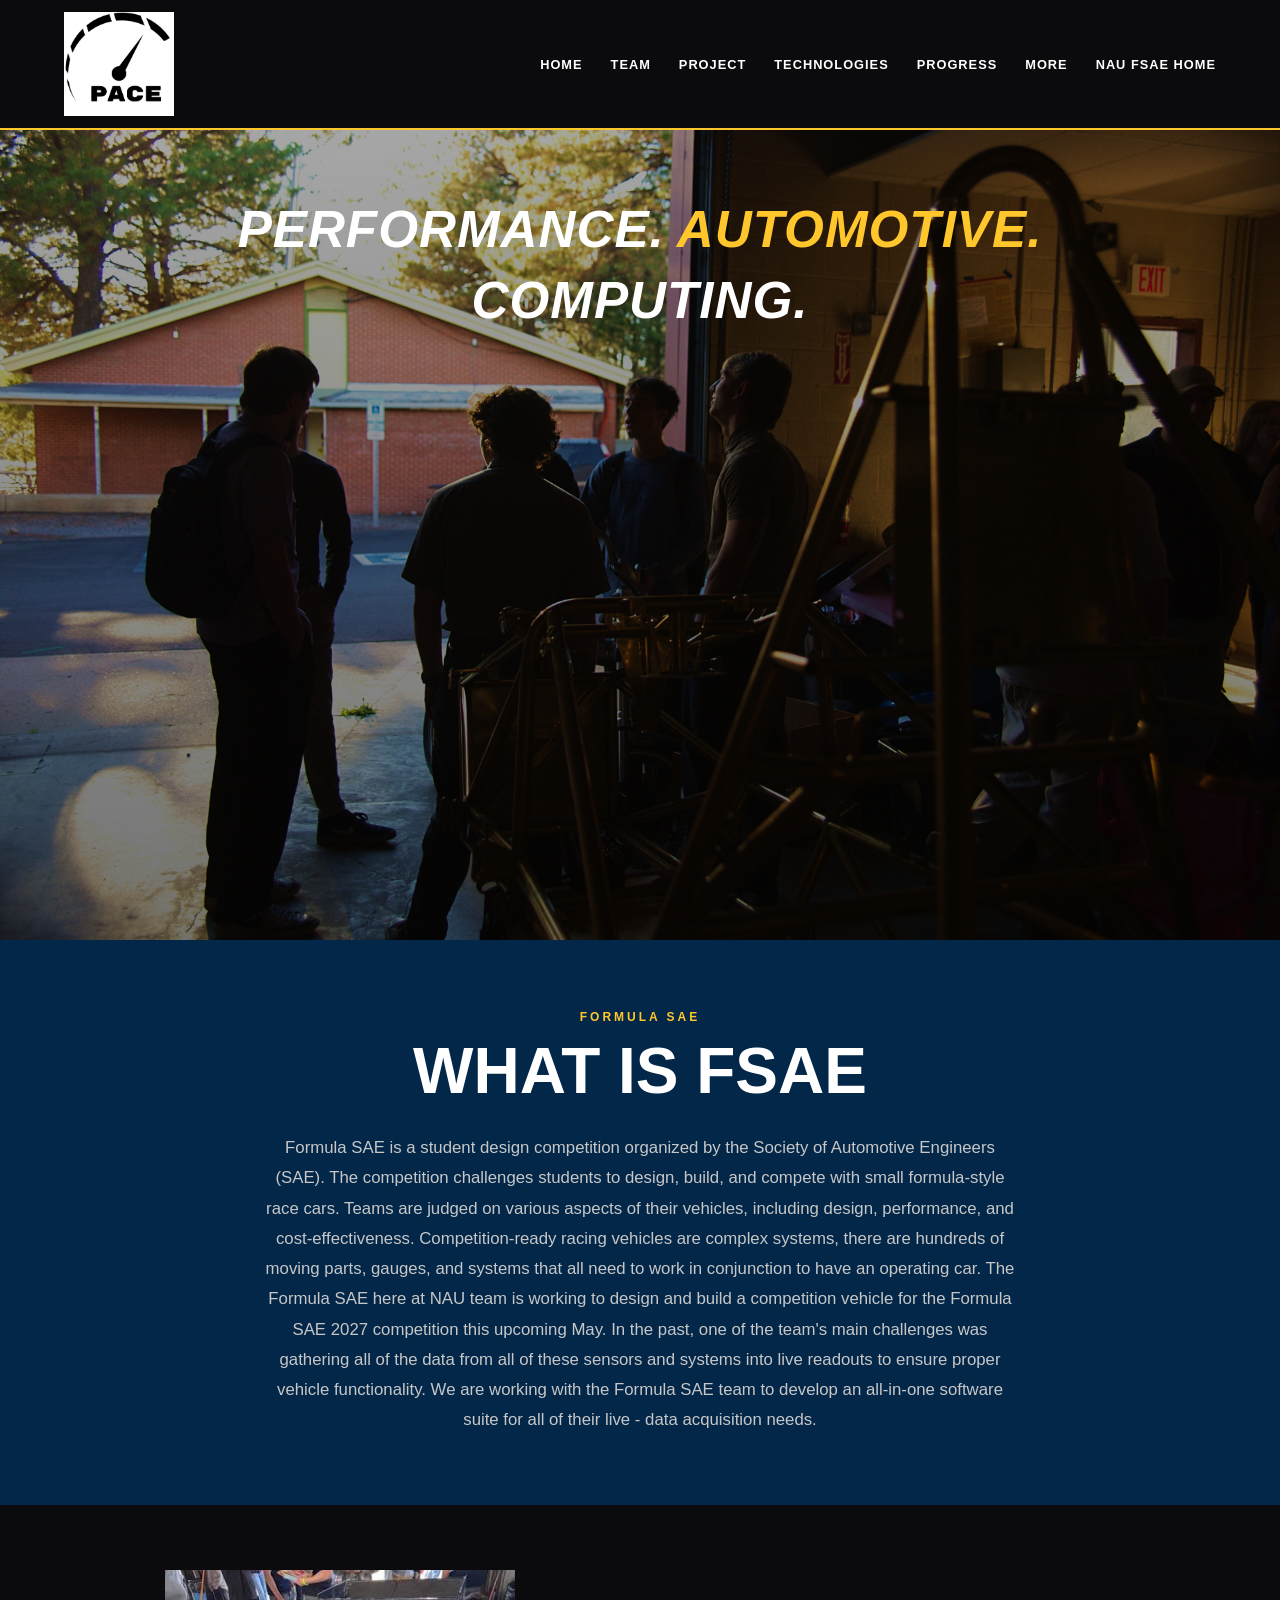
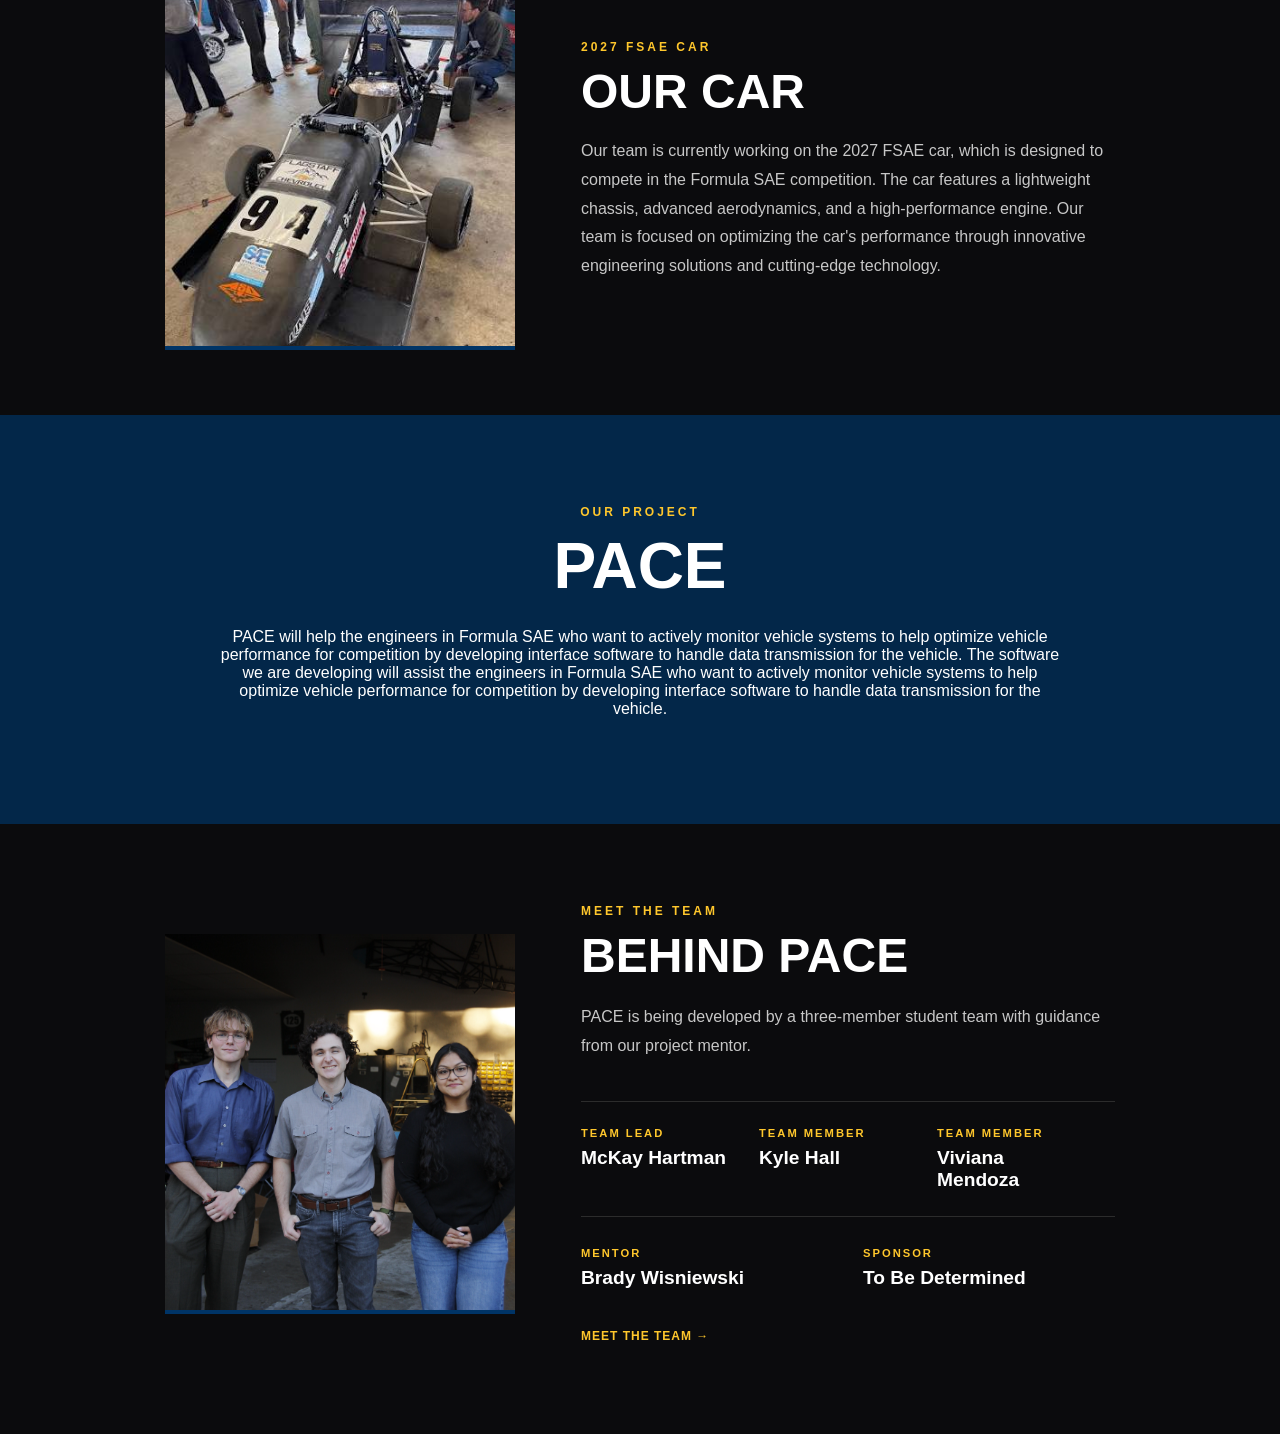
<file: index.html>
<!DOCTYPE html>
<html lang="en">

<head>
    <!--basic page settings-->
    <meta charset="UTF-8">
    <meta name="viewport" content="width=device-width, initial-scale=1.0">

    <!--title displayed in tab-->
    <title>PACE | Performance Automotive Computing</title>

    <!-- main stylesheet -->
    <link rel="stylesheet" href="css/style.css">

</head>


<body>

    <header>
        <nav class="navbar">

            <!-- project name and branding-->
            <!--****** WILL BE REPLACED WITH LOGO ******-->
            <div class="brand">
                <a href="index.html">
                    <img src="images/PACE_Logo.png" alt="PACE Logo">
                </a>
            </div>


            <!--main web navigation-->
            <!-- *****LINKS TO BE UPDATED AS PAGES ARE CREATED***** -->
            <div class="nav-links">
                <a href="index.html">Home</a>
                <a href="team.html">Team</a>
                <a href="project.html">Project</a>
                <a href="technologies.html">Technologies</a>
                <a href="progress.html">Progress</a>
                <a href="more.html">More</a>
                <a href="https://naufsae.wordpress.com/">NAU FSAE Home</a>
            </div>
        </nav>

    </header>


    <!-- main content of the page -->
    <main>
        <!-- main section users will see-->
        <section class="hero">

            <div class="hero-content">

                <!-- main PACE tagline-->
                <h2>
                    <span>Performance.</span>
                    <span class="accent">Automotive.</span>
                    <span>Computing.</span>
                </h2>
            </div>
        </section>

        <!-- FSAE intro section-->
        <section class="fsae-intro">

            <div class="fsae-content">

                <!--section heading -->
                <p class="section-label">Formula SAE</p>
                <h2>What is FSAE</h2>

                <p>
                    Formula SAE is a student design competition organized by the Society of Automotive Engineers (SAE). The competition challenges students to design, build, and compete with small formula-style race cars. Teams are judged on various aspects of their vehicles,
                    including design, performance, and cost-effectiveness. Competition-ready racing vehicles are complex systems, there are hundreds of moving parts, gauges, and systems that all need to work in conjunction to have an operating car. The
                    Formula SAE here at NAU team is working to design and build a competition vehicle for the Formula SAE 2027 competition this upcoming May. In the past, one of the team's main challenges was gathering all of the data from all of these
                    sensors and systems into live readouts to ensure proper vehicle functionality. We are working with the Formula SAE team to develop an all-in-one software suite for all of their live - data acquisition needs.
                </p>


            </div>
        </section>

        <!-- ---------- our car section --------- -->
        <section class="car-section">

            <div class="page-container">
                <div class="car-layout">

                    <!-- Formula SAE car image -->
                    <div class="car-image">
                        <img src="images/fsae_car.png" alt="Formula SAE race car">
                    </div>

                    <!-- Car information -->
                    <div class="car-content">

                        <p class="section-label">2027 FSAE CAR</p>

                        <h2>Our Car</h2>

                        <p>
                            Our team is currently working on the 2027 FSAE car, which is designed to compete in the Formula SAE competition. The car features a lightweight chassis, advanced aerodynamics, and a high-performance engine. Our team is focused on optimizing the car's
                            performance through innovative engineering solutions and cutting-edge technology.
                        </p>
                    </div>
                </div>
            </div>

        </section>




        <!-- -------------- PACE intro section ---------- -->
        <section class="project-intro">

            <div class="project-intro-content">

                <!--section heading -->
                <p class="section-label">OUR PROJECT</p>
                <h2>PACE</h2>

                <p>
                    PACE will help the engineers in Formula SAE who want to actively monitor vehicle systems to help optimize vehicle performance for competition by developing interface software to handle data transmission for the vehicle. The software we are developing
                    will assist the engineers in Formula SAE who want to actively monitor vehicle systems to help optimize vehicle performance for competition by developing interface software to handle data transmission for the vehicle.
                </p>

            </div>

        </section>

        <!-- ------------- HOME TEAM ------------- -->
        <section class="home-team">

            <div class="page-container">
                <div class="car-layout">

                    <!-- Formula SAE car image -->
                    <div class="car-image">
                        <img src="images/File_002.png" alt="PACE Team Photo">
                    </div>
                    <div class="car-content">
                        <p class="section-label">MEET THE TEAM</p>

                        <h2>Behind PACE</h2>

                        <p class="home-team-intro">
                            PACE is being developed by a three-member student team with guidance from our project mentor.
                        </p>

                        <div class="home-team-grid">

                            <div class="home-team-member">
                                <p>TEAM LEAD</p>
                                <h3>McKay Hartman</h3>
                            </div>

                            <div class="home-team-member">
                                <p>TEAM MEMBER</p>
                                <h3>Kyle Hall</h3>
                            </div>

                            <div class="home-team-member">
                                <p>TEAM MEMBER</p>
                                <h3>Viviana Mendoza</h3>
                            </div>

                        </div>

                        <div class="home-support">

                            <div>
                                <p>MENTOR</p>
                                <h3>Brady Wisniewski</h3>
                            </div>

                            <div>
                                <p>SPONSOR</p>
                                <h3>To Be Determined</h3>
                            </div>

                        </div>

                        <a href="team.html" class="home-team-link">
                    MEET THE TEAM →
                </a>
                    </div>
                </div>
            </div>

        </section>



    </main>

</body>

</html>
</file>
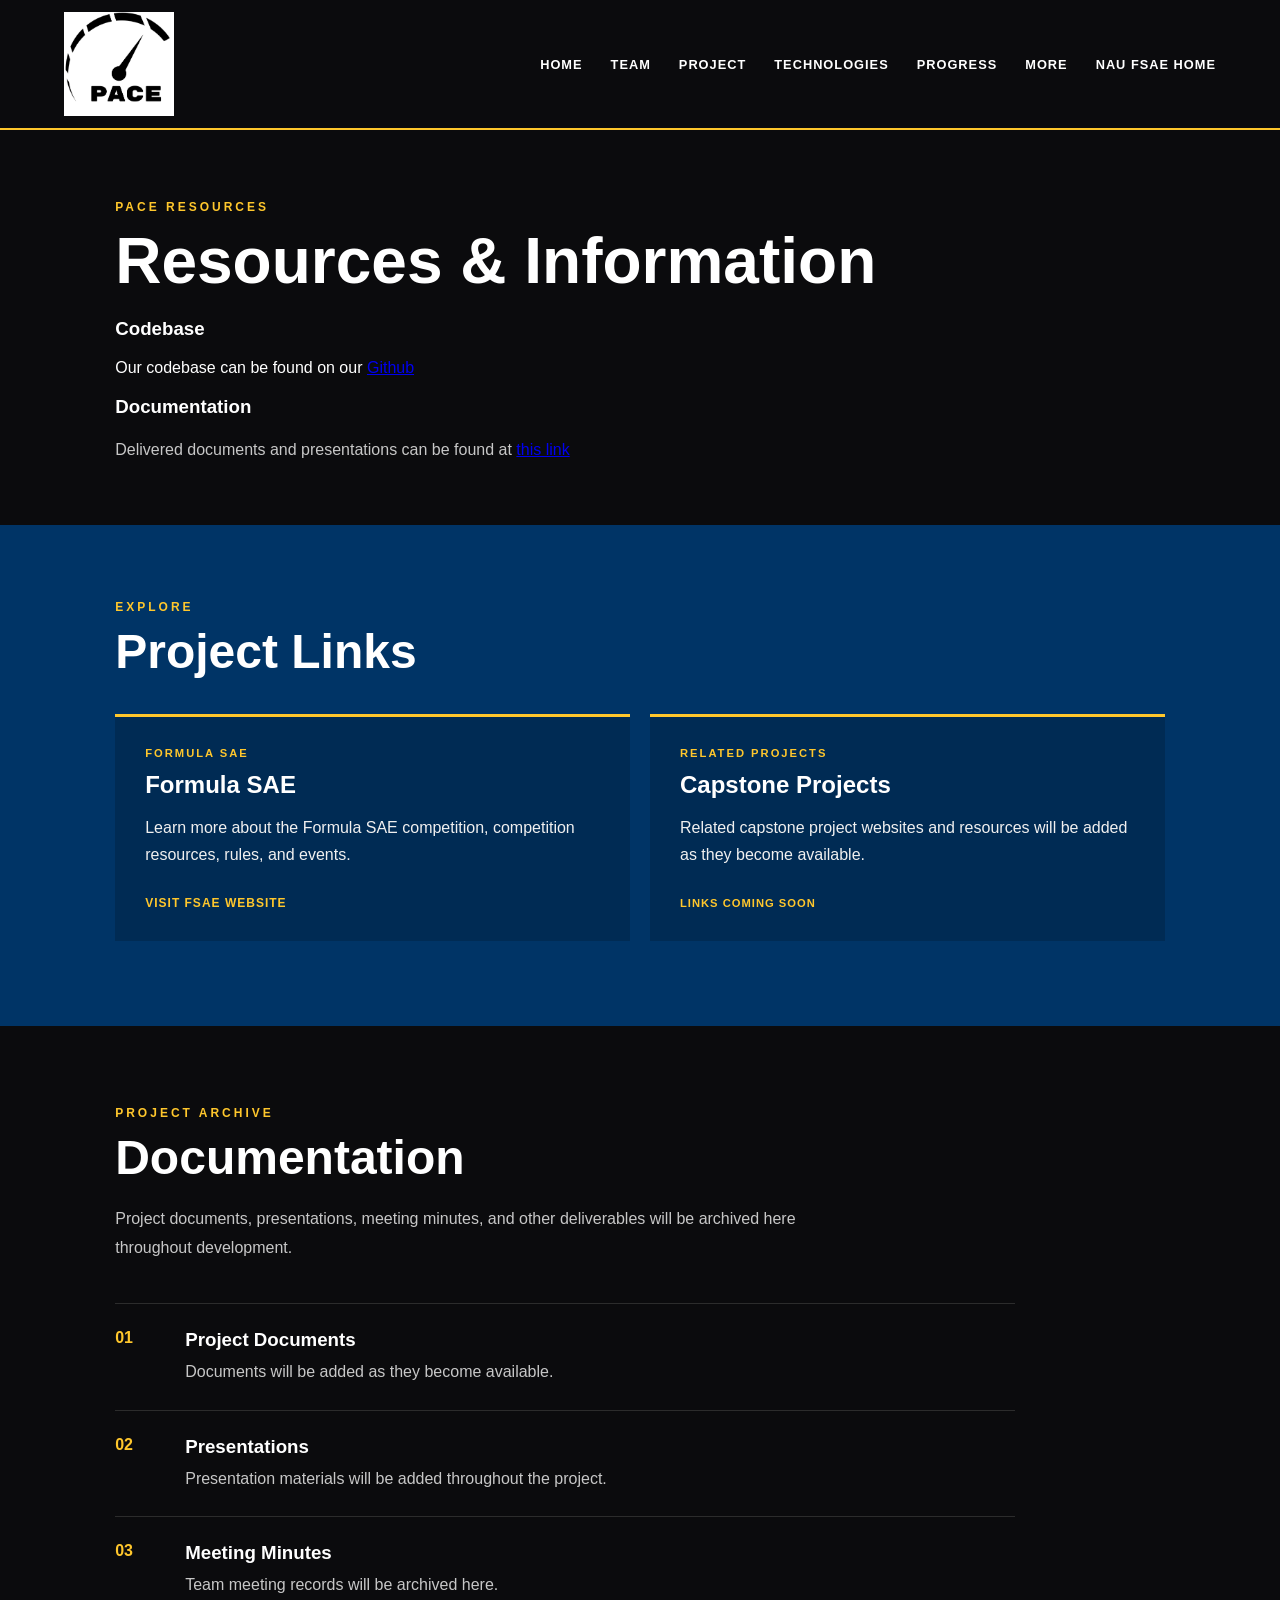
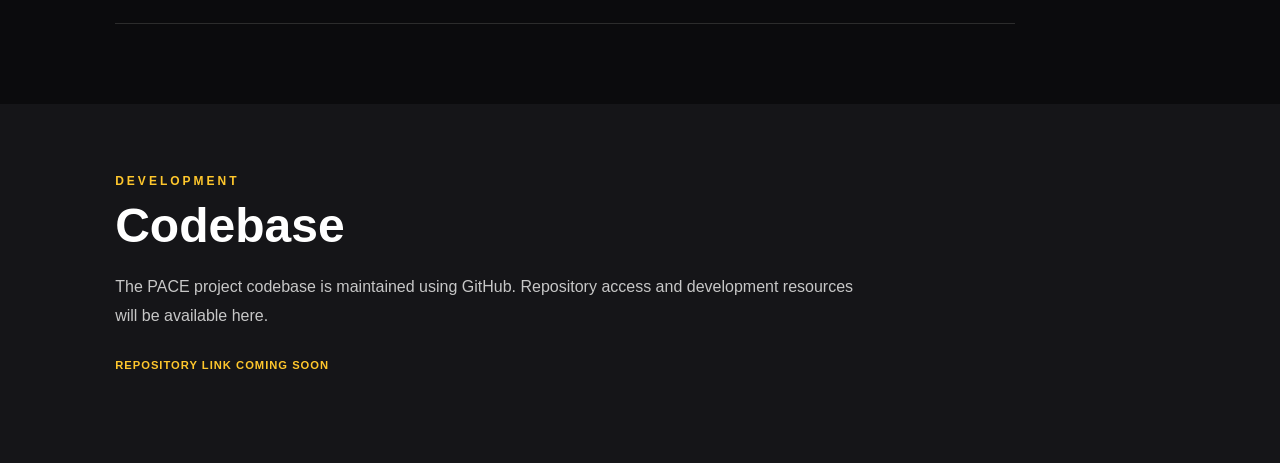
<file: more.html>
<!DOCTYPE html>
<html lang="en">

<head>
    <!-- basic page settings -->
    <meta charset="UTF-8">
    <meta name="viewport" content="width=device-width, initial-scale=1.0">

    <!-- title display -->
    <title>Technologies | PACE</title>

    <!-- main stylesheet -->
    <link rel="stylesheet" href="css/style.css">
</head>

<body>

    <!-- header nav -->
    <header>
        <nav class="navbar">

            <!-- PACE team logo -->
            <div class="brand">
                <a href="index.html">
                    <img src="images/PACE_Logo.png" alt="PACE Team Logo">
                </a>
            </div>

            <!-- main web navigation -->
            <div class="nav-links">
                <a href="index.html">Home</a>
                <a href="team.html">Team</a>
                <a href="project.html">Project</a>
                <a href="technologies.html">Technologies</a>
                <a href="progress.html">Progress</a>
                <a href="more.html">More</a>
                <a href="https://naufsae.wordpress.com/">NAU FSAE Home</a>
            </div>

        </nav>
    </header>



    <!-- main -->
    <main>

        <!-- ------------------- MORE INTRO ------------------- -->
        <section class="more-intro">

            <div class="page-container">

                <p class="section-label">PACE RESOURCES</p>

                <h2>Resources & Information</h2>
                <h3>Codebase</h3>
                <p>
                    Our codebase can be found on our <a href="https://github.com/McKayHartman/NAU-Formula-SAE-Software-Suite">Github</a>
                </p>
                <h3>Documentation</h3>
                <p>Delivered documents and presentations can be found at <a href="https://drive.google.com/drive/folders/1F1M0cGurdODBOfdzs9ekZGgRgpA_FdCx?usp=sharing">this link</a> </p>
            </div>

        </section>

        <!-- ------------- PROJECT LINKS ------------- -->
        <section class="project-links-section">

            <div class="page-container">

                <p class="section-label">EXPLORE</p>
                <h2>Project Links</h2>

                <div class="links-grid">

                    <!-- Formula SAE -->
                    <div class="resource-card">

                        <p class="resource-type">FORMULA SAE</p>

                        <h3>Formula SAE</h3>

                        <p>
                            Learn more about the Formula SAE competition, competition resources, rules, and events.
                        </p>

                        <a href="https://www.fsaeonline.com/" target="_blank" rel="noopener noreferrer" class="resource-link">
                            VISIT FSAE WEBSITE
                        </a>

                    </div>


                    <!-- Related Capstone Projects -->
                    <div class="resource-card">

                        <p class="resource-type">RELATED PROJECTS</p>

                        <h3>Capstone Projects</h3>

                        <p>
                            Related capstone project websites and resources will be added as they become available.
                        </p>

                        <span class="coming-soon">
                            LINKS COMING SOON
                        </span>

                    </div>

                </div>

            </div>

        </section>


        <!-- -------------- DOCUMENTATION -------------- -->
        <section class="documentation-section">

            <div class="page-container">

                <p class="section-label">PROJECT ARCHIVE</p>
                <h2>Documentation</h2>

                <p class="documentation-intro">
                    Project documents, presentations, meeting minutes, and other deliverables will be archived here throughout development.
                </p>

                <div class="document-list">

                    <div class="document-item">
                        <span>01</span>
                        <div>
                            <h3>Project Documents</h3>
                            <p>Documents will be added as they become available.</p>
                        </div>
                    </div>

                    <div class="document-item">
                        <span>02</span>
                        <div>
                            <h3>Presentations</h3>
                            <p>Presentation materials will be added throughout the project.</p>
                        </div>
                    </div>

                    <div class="document-item">
                        <span>03</span>
                        <div>
                            <h3>Meeting Minutes</h3>
                            <p>Team meeting records will be archived here.</p>
                        </div>
                    </div>

                </div>

            </div>

        </section>


        <!--  -------------- CODEBASE -------------- -->
        <section class="codebase-section">

            <div class="page-container">

                <p class="section-label">DEVELOPMENT</p>
                <h2>Codebase</h2>

                <p>
                    The PACE project codebase is maintained using GitHub. Repository access and development resources will be available here.
                </p>

                <span class="coming-soon">
                    REPOSITORY LINK COMING SOON
                </span>

            </div>

        </section>

    </main>


</body>


</html>
</file>
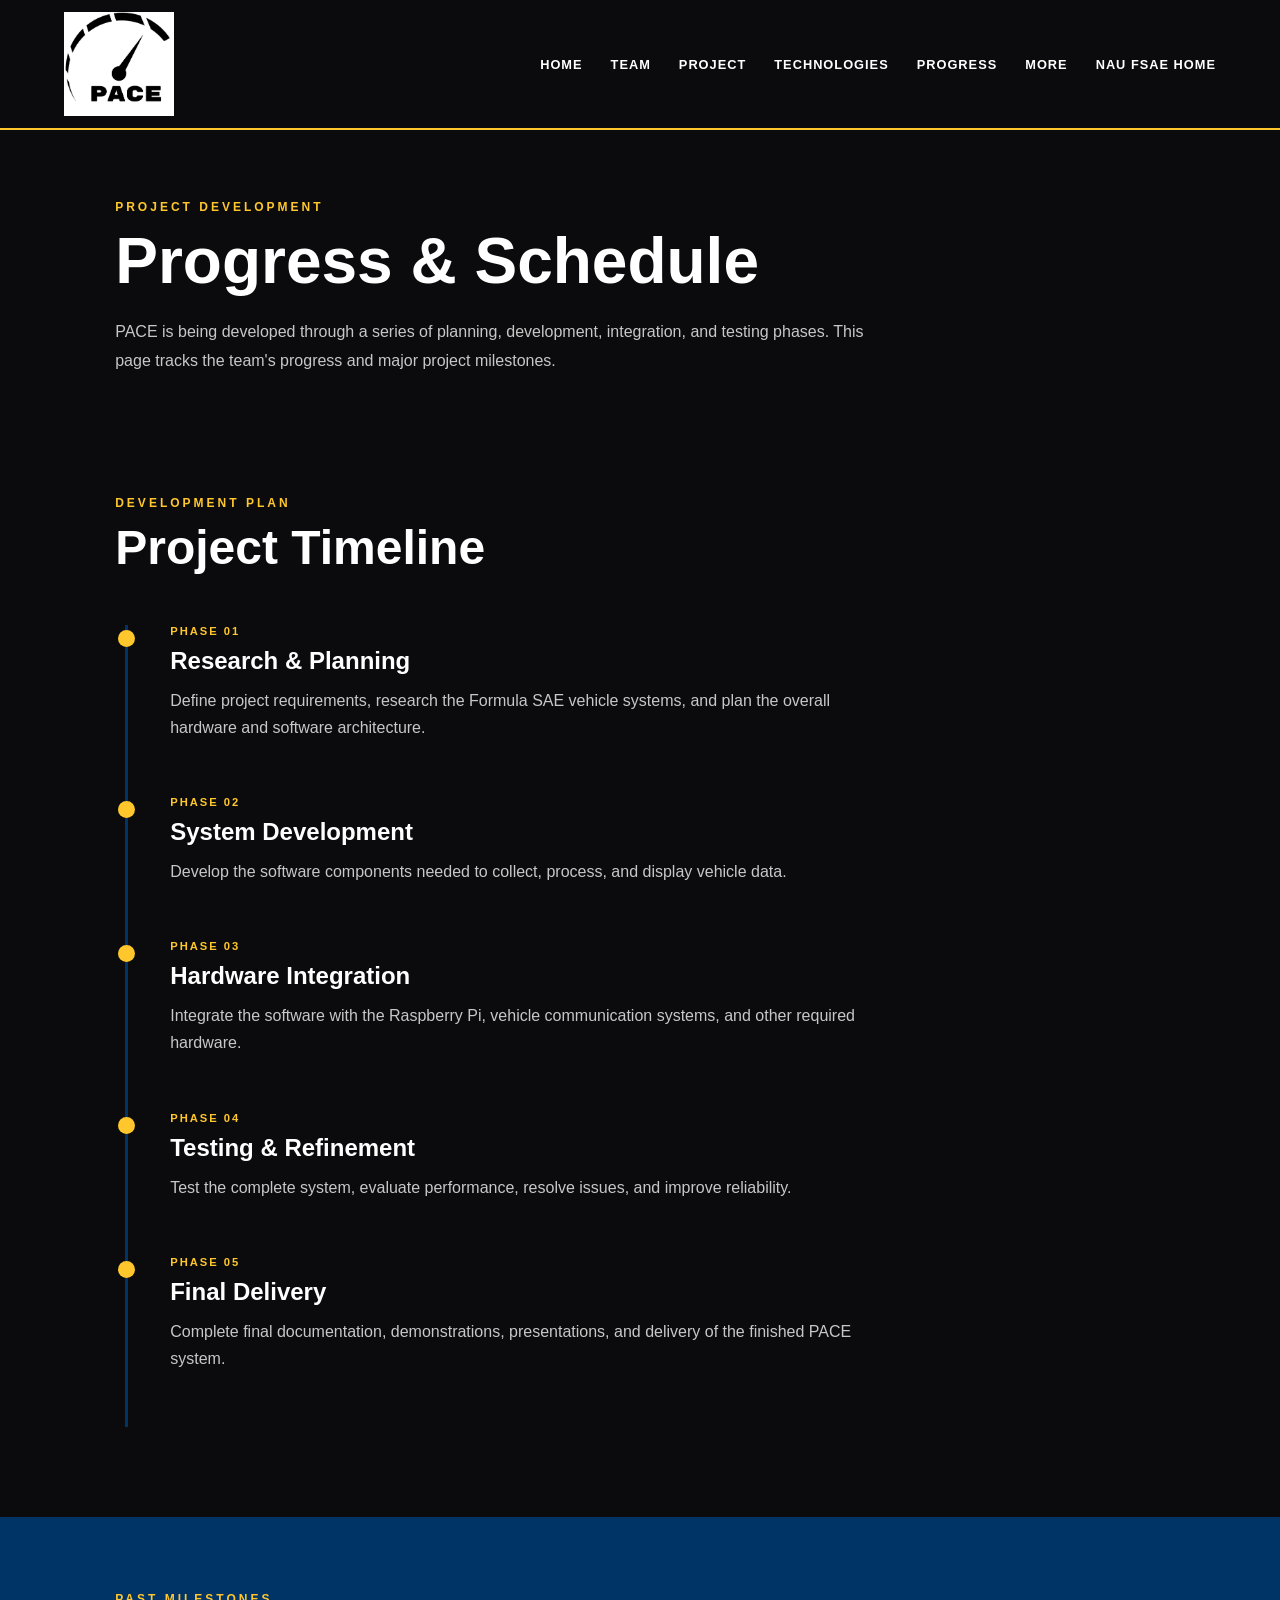
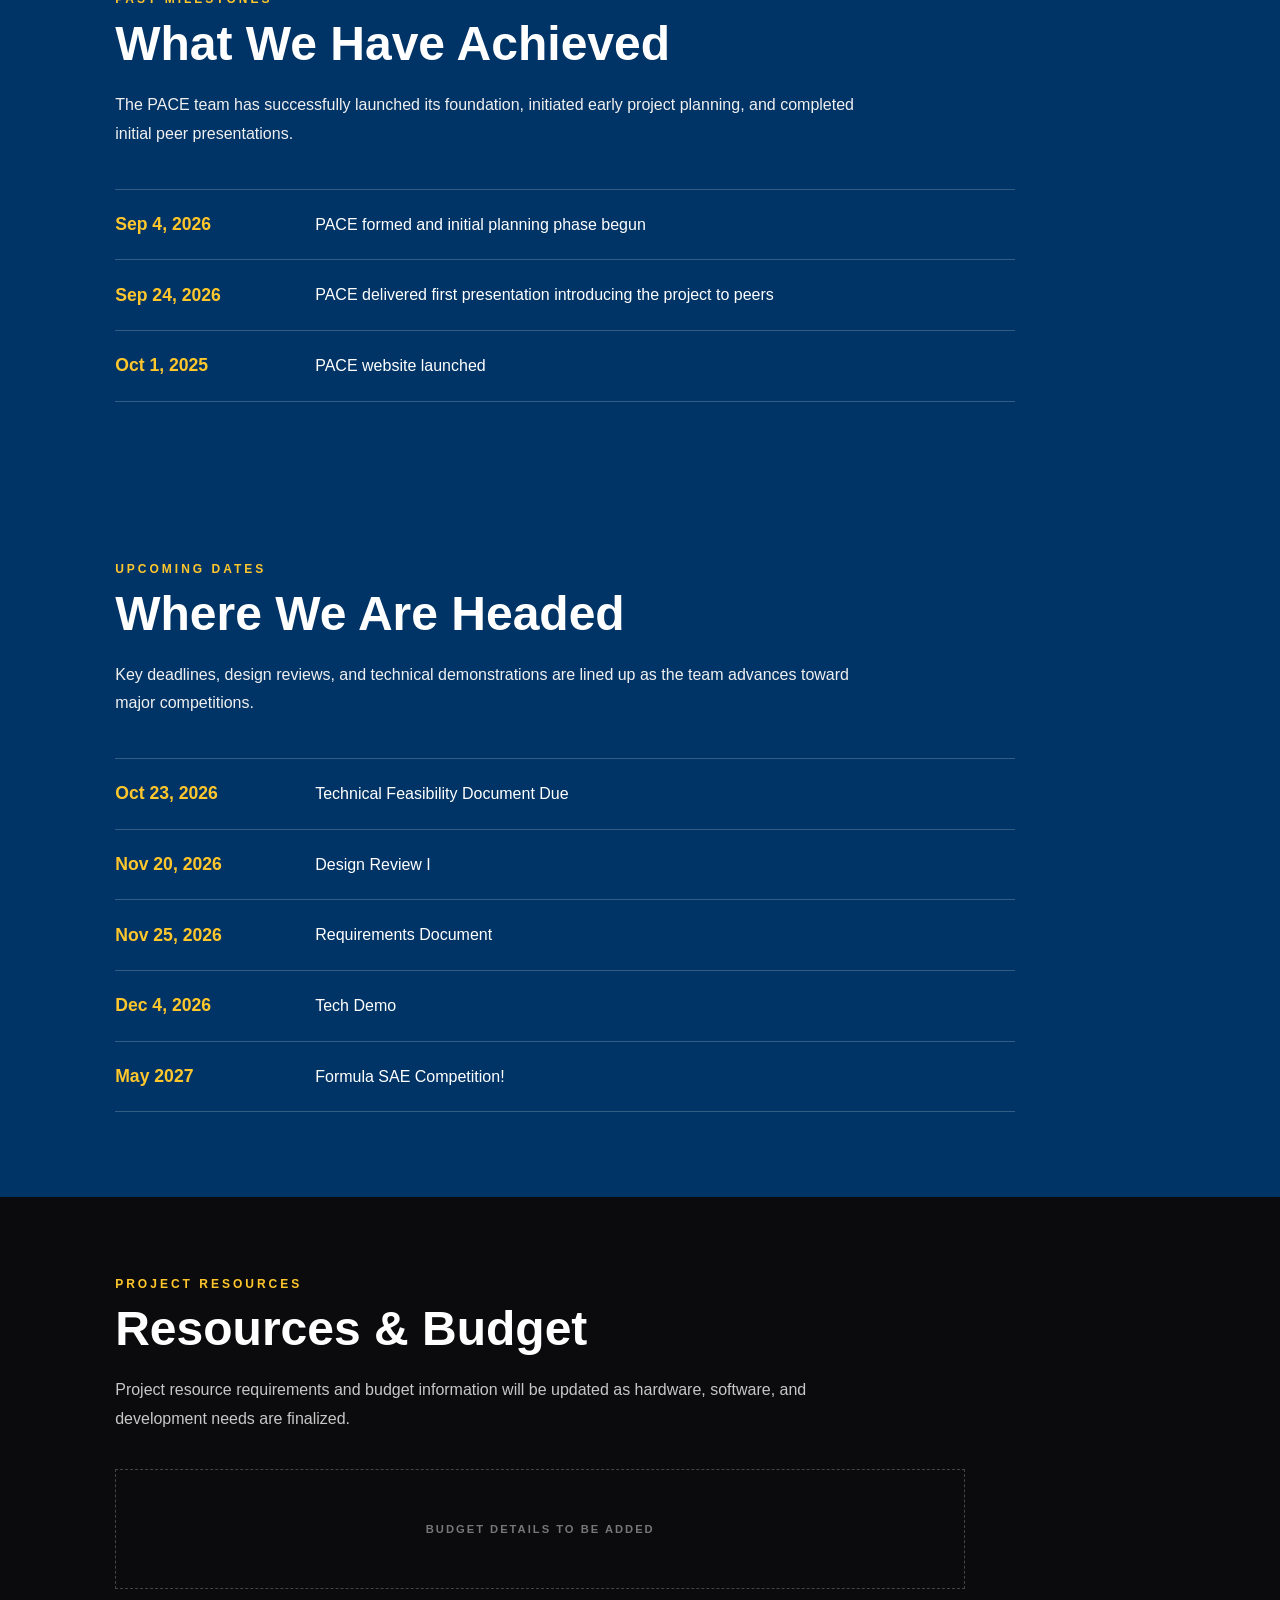
<file: progress.html>
<!DOCTYPE html>
<html lang="en">

<head>
    <!-- basic page settings -->
    <meta charset="UTF-8">
    <meta name="viewport" content="width=device-width, initial-scale=1.0">

    <!-- title display -->
    <title>Progress | PACE</title>

    <!-- main stylesheet -->
    <link rel="stylesheet" href="css/style.css">
</head>

<body>

    <!-- header nav -->
    <header>
        <nav class="navbar">

            <!-- PACE team logo -->
            <div class="brand">
                <a href="index.html">
                    <img src="images/PACE_Logo.png" alt="PACE Team Logo">
                </a>
            </div>

            <!-- main web navigation -->
            <div class="nav-links">
                <a href="index.html">Home</a>
                <a href="team.html">Team</a>
                <a href="project.html">Project</a>
                <a href="technologies.html">Technologies</a>
                <a href="progress.html">Progress</a>
                <a href="more.html">More</a>
                <a href="https://naufsae.wordpress.com/">NAU FSAE Home</a>
            </div>

        </nav>
    </header>



    <!-- main -->
    <main>

        <!-- ------------ PROGRESS INTRO ------------- -->
        <section class="progress-intro">

            <div class="page-container">

                <p class="section-label">PROJECT DEVELOPMENT</p>

                <h2>Progress & Schedule</h2>

                <p>
                    PACE is being developed through a series of planning, development, integration, and testing phases. This page tracks the team's progress and major project milestones.
                </p>
            </div>

        </section>


        <!-- --------------- PROJECT TIMELINE --------------- -->
        <section class="timeline-section">

            <div class="page-container">

                <p class="section-label">DEVELOPMENT PLAN</p>
                <h2>Project Timeline</h2>

                <div class="timeline">

                    <!-- Phase 1 -->
                    <div class="timeline-item">
                        <div class="timeline-marker"></div>

                        <div class="timeline-content">
                            <p class="timeline-phase">PHASE 01</p>
                            <h3>Research & Planning</h3>
                            <p>
                                Define project requirements, research the Formula SAE vehicle systems, and plan the overall hardware and software architecture.
                            </p>
                        </div>
                    </div>


                    <!-- Phase 2 -->
                    <div class="timeline-item">
                        <div class="timeline-marker"></div>

                        <div class="timeline-content">
                            <p class="timeline-phase">PHASE 02</p>
                            <h3>System Development</h3>
                            <p>
                                Develop the software components needed to collect, process, and display vehicle data.
                            </p>
                        </div>
                    </div>


                    <!-- Phase 3 -->
                    <div class="timeline-item">
                        <div class="timeline-marker"></div>

                        <div class="timeline-content">
                            <p class="timeline-phase">PHASE 03</p>
                            <h3>Hardware Integration</h3>
                            <p>
                                Integrate the software with the Raspberry Pi, vehicle communication systems, and other required hardware.
                            </p>
                        </div>
                    </div>


                    <!-- Phase 4 -->
                    <div class="timeline-item">
                        <div class="timeline-marker"></div>

                        <div class="timeline-content">
                            <p class="timeline-phase">PHASE 04</p>
                            <h3>Testing & Refinement</h3>
                            <p>
                                Test the complete system, evaluate performance, resolve issues, and improve reliability.
                            </p>
                        </div>
                    </div>


                    <!-- Phase 5 -->
                    <div class="timeline-item">
                        <div class="timeline-marker"></div>

                        <div class="timeline-content">
                            <p class="timeline-phase">PHASE 05</p>
                            <h3>Final Delivery</h3>
                            <p>
                                Complete final documentation, demonstrations, presentations, and delivery of the finished PACE system.
                            </p>
                        </div>
                    </div>

                </div>

            </div>

        </section>


        <section class="current-progress">
            <div class="page-container">

                <p class="section-label">PAST MILESTONES</p>
                <h2>What We Have Achieved</h2>

                <p class="progress-description">
                    The PACE team has successfully launched its foundation, initiated early project planning, and completed initial peer presentations.
                </p>

                <div class="status-grid">



                    <div class="status-item">
                        <span>Sep 4, 2026</span>
                        <p>PACE formed and initial planning phase begun</p>
                    </div>

                    <div class="status-item">
                        <span>Sep 24, 2026</span>
                        <p>PACE delivered first presentation introducing the project to peers</p>
                    </div>
                    <div class="status-item">
                        <span>Oct 1, 2025</span>
                        <p>PACE website launched</p>
                    </div>
                </div>

            </div>
        </section>


        <section class="current-progress">
            <div class="page-container">

                <p class="section-label">UPCOMING DATES</p>
                <h2>Where We Are Headed</h2>

                <p class="progress-description">
                    Key deadlines, design reviews, and technical demonstrations are lined up as the team advances toward major competitions.
                </p>

                <div class="status-grid">

                    <div class="status-item">
                        <span>Oct 23, 2026</span>
                        <p>Technical Feasibility Document Due</p>
                    </div>

                    <div class="status-item">
                        <span>Nov 20, 2026</span>
                        <p>Design Review I</p>
                    </div>

                    <div class="status-item">
                        <span>Nov 25, 2026</span>
                        <p>Requirements Document</p>
                    </div>

                    <div class="status-item">
                        <span>Dec 4, 2026</span>
                        <p>Tech Demo</p>
                    </div>

                    <div class="status-item">
                        <span>May 2027</span>
                        <p>Formula SAE Competition!</p>
                    </div>

                </div>

            </div>
        </section>




        <section class="resources-section">

            <div class="page-container">

                <p class="section-label">PROJECT RESOURCES</p>
                <h2>Resources & Budget</h2>

                <p>
                    Project resource requirements and budget information will be updated as hardware, software, and development needs are finalized.
                </p>

                <div class="budget-placeholder">
                    <span>BUDGET DETAILS TO BE ADDED</span>
                </div>

            </div>

        </section>

    </main>


</body>

</html>
</file>
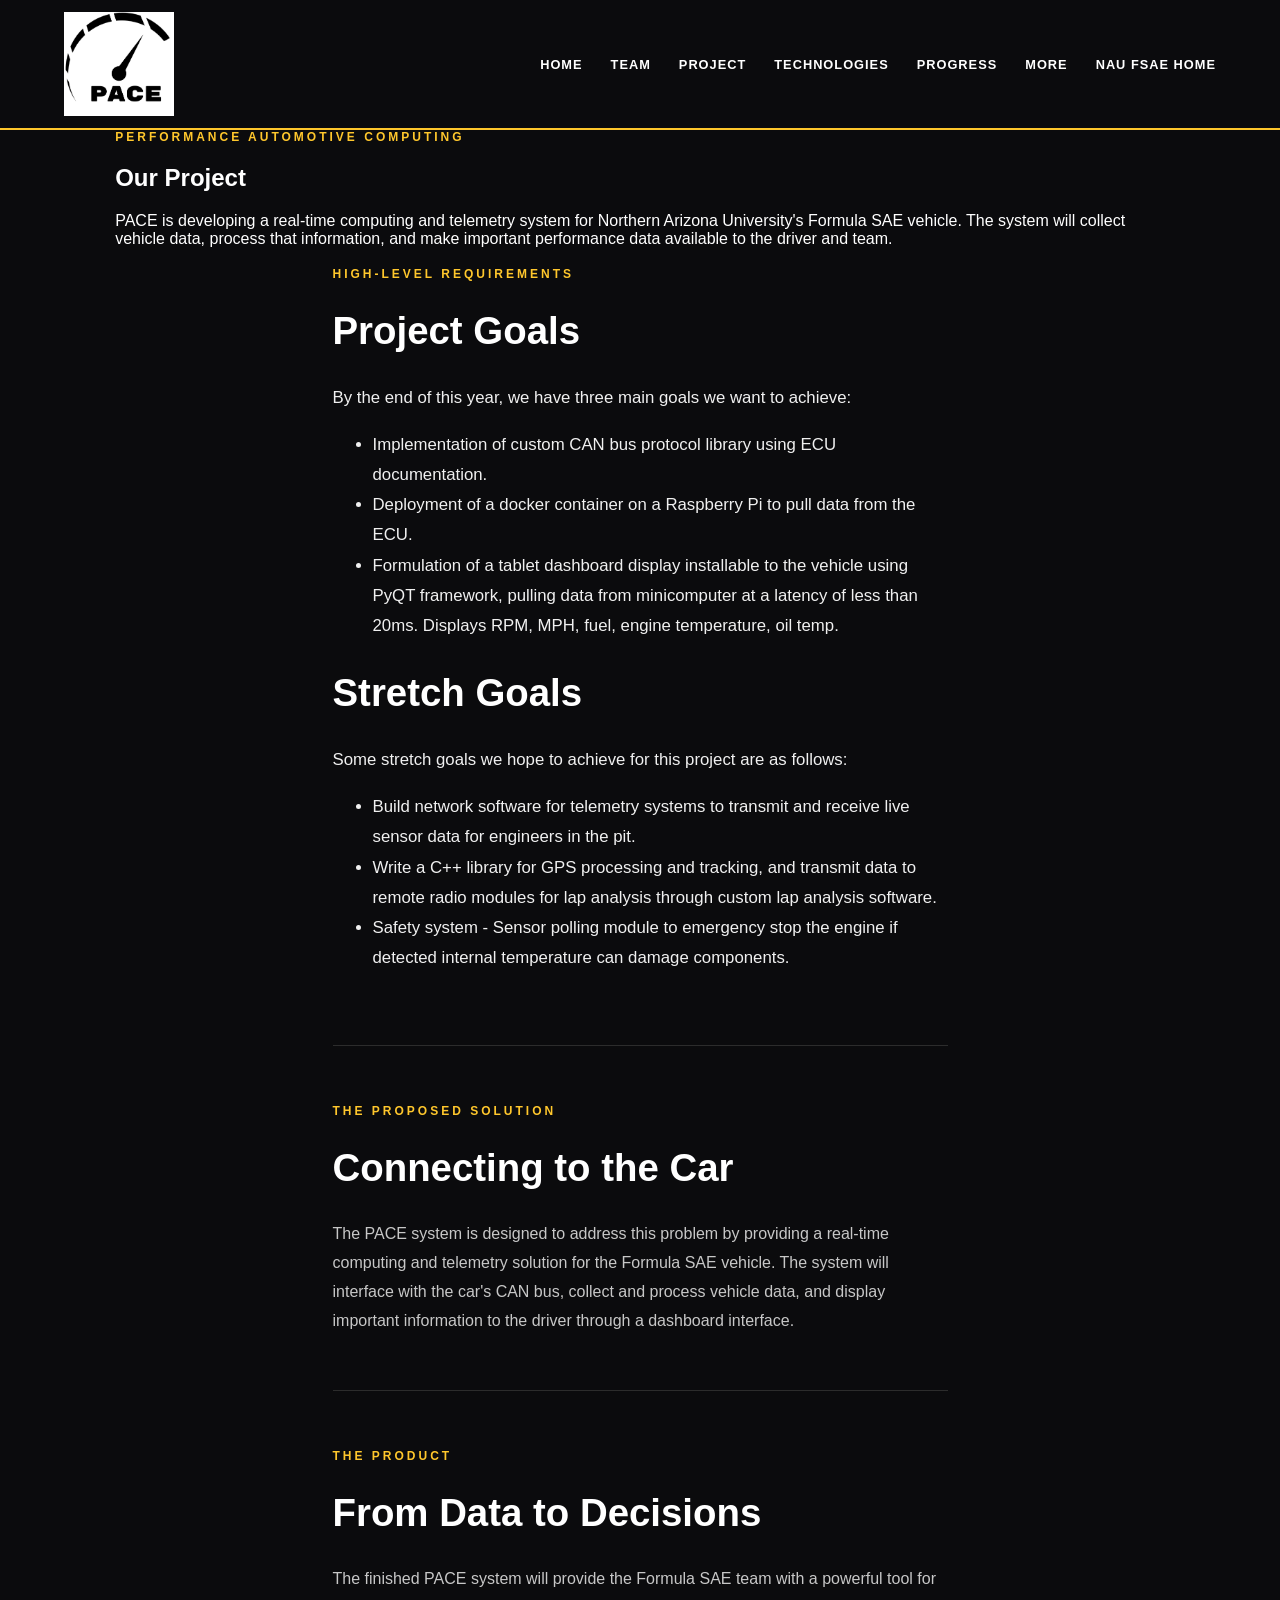
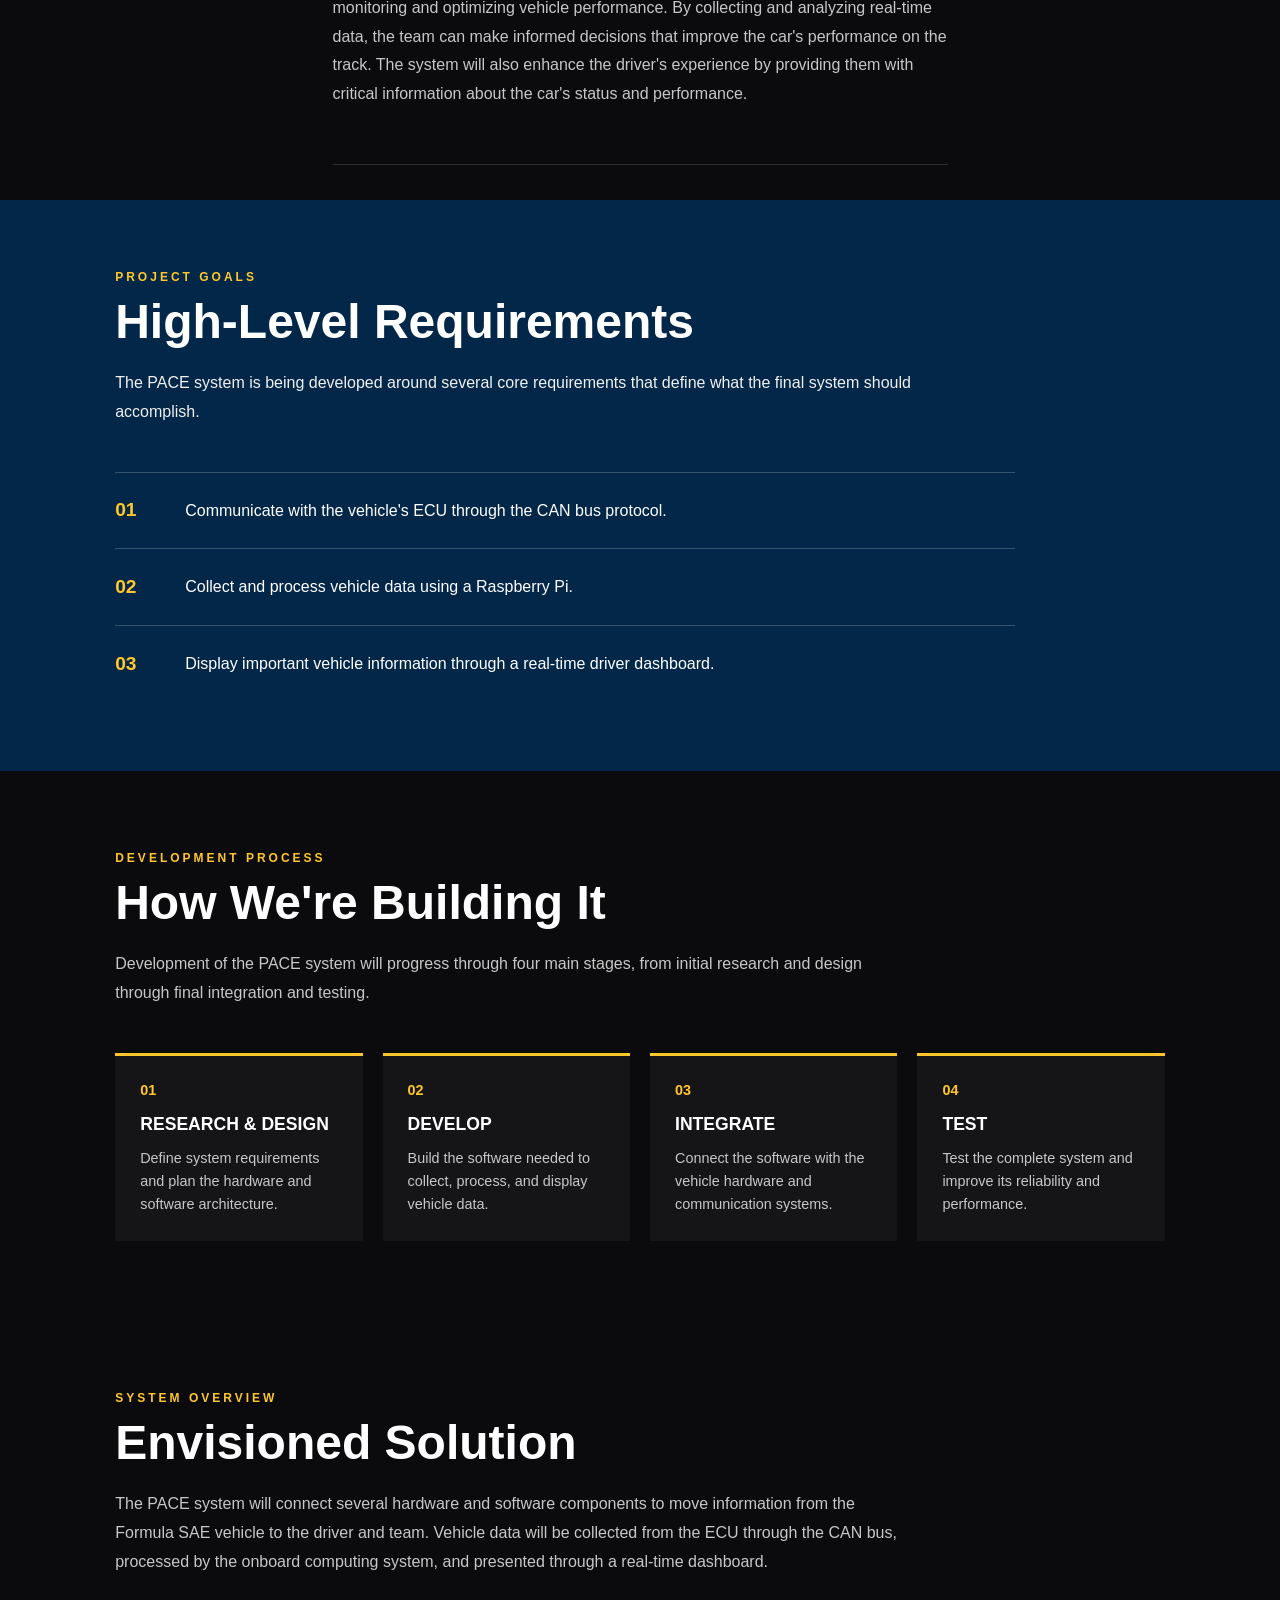
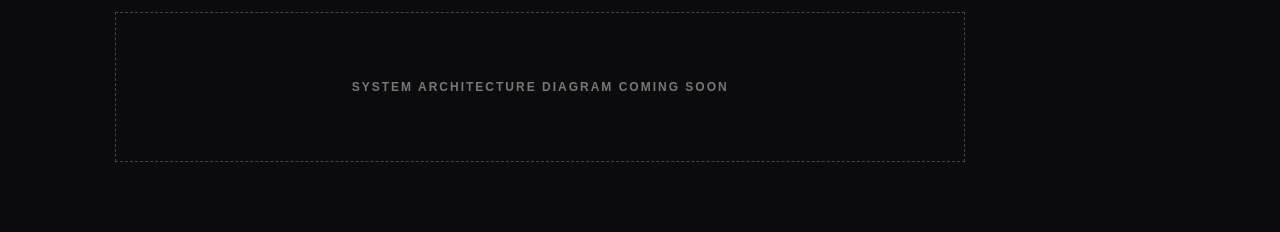
<file: project.html>
<!DOCTYPE html>
<html lang="en">

<head>
    <!-- Basic page settings -->
    <meta charset="UTF-8">
    <meta name="viewport" content="width=device-width, initial-scale=1.0">

    <!-- Title displayed in the browser tab -->
    <title>Project | PACE</title>

    <!-- Main stylesheet -->
    <link rel="stylesheet" href="css/style.css">
</head>

<body>

    <!-- header nav -->
    <header>
        <nav class="navbar">

            <!-- PACE team logo -->
            <div class="brand">
                <a href="index.html">
                    <img src="images/PACE_Logo.png" alt="PACE Team Logo">
                </a>
            </div>

            <!-- main web navigation -->
            <div class="nav-links">
                <a href="index.html">Home</a>
                <a href="team.html">Team</a>
                <a href="project.html">Project</a>
                <a href="technologies.html">Technologies</a>
                <a href="progress.html">Progress</a>
                <a href="more.html">More</a>
                <a href="https://naufsae.wordpress.com/">NAU FSAE Home</a>
            </div>

        </nav>
    </header>



    <!-- main -->
    <main>

        <!-- page intro -->
        <section class="page-intro">

            <div class="page-container">

                <p class="section-label">PERFORMANCE AUTOMOTIVE COMPUTING</p>

                <h2>Our Project</h2>

                <p>
                    PACE is developing a real-time computing and telemetry system for Northern Arizona University's Formula SAE vehicle. The system will collect vehicle data, process that information, and make important performance data available to the driver and team.
                </p>

            </div>

        </section>

        <!-- ----------project description--------------------->
        <section class="project-description">

            <div class="page-container">

                <!--the problem of the project-->
                <div class="details">
                    <p class="section-label">High-level requirements</p>
                    <h2>Project Goals</h2>

                    <p>By the end of this year, we have three main goals we want to achieve:

                        <ul>
                            <li>Implementation of custom CAN bus protocol library using ECU documentation.</li>
                            <li>Deployment of a docker container on a Raspberry Pi to pull data from the ECU.</li>
                            <li>Formulation of a tablet dashboard display installable to the vehicle using PyQT framework, pulling data from minicomputer at a latency of less than 20ms. Displays RPM, MPH, fuel, engine temperature, oil temp.</li>

                        </ul>

                    </p>

                    <h2>Stretch Goals</h2>

                    <p>Some stretch goals we hope to achieve for this project are as follows:

                        <ul>
                            <li>Build network software for telemetry systems to transmit and receive live sensor data for engineers in the pit.</li>
                            <li>Write a C++ library for GPS processing and tracking, and transmit data to remote radio modules for lap analysis through custom lap analysis software.</li>
                            <li>Safety system - Sensor polling module to emergency stop the engine if detected internal temperature can damage components.</li>

                        </ul>

                    </p>
                </div>

                <!--proposed solution-->
                <div class="details">
                    <p class="section-label">THE PROPOSED SOLUTION</p>
                    <h2>Connecting to the Car</h2>

                    <p>
                        The PACE system is designed to address this problem by providing a real-time computing and telemetry solution for the Formula SAE vehicle. The system will interface with the car's CAN bus, collect and process vehicle data, and display important information
                        to the driver through a dashboard interface.
                    </p>
                </div>


                <!-- product development and impact -->
                <div class="details">
                    <p class="section-label">THE PRODUCT</p>
                    <h2>From Data to Decisions</h2>

                    <p>
                        The finished PACE system will provide the Formula SAE team with a powerful tool for monitoring and optimizing vehicle performance. By collecting and analyzing real-time data, the team can make informed decisions that improve the car's performance on the
                        track. The system will also enhance the driver's experience by providing them with critical information about the car's status and performance.
                    </p>
                </div>
            </div>

        </section>


        <!-- High-Level Requirements -->
        <section class="requirements-section">

            <div class="page-container">

                <p class="section-label">PROJECT GOALS</p>

                <h2>High-Level Requirements</h2>

                <p class="requirements-intro">
                    The PACE system is being developed around several core requirements that define what the final system should accomplish.
                </p>

                <div class="requirements-list">

                    <div class="requirement">
                        <span>01</span>
                        <p>
                            Communicate with the vehicle's ECU through the CAN bus protocol.
                        </p>
                    </div>

                    <div class="requirement">
                        <span>02</span>
                        <p>
                            Collect and process vehicle data using a Raspberry Pi.
                        </p>
                    </div>

                    <div class="requirement">
                        <span>03</span>
                        <p>
                            Display important vehicle information through a real-time driver dashboard.
                        </p>
                    </div>

                </div>

            </div>

        </section>

        <!-- -------------- DEVELOPMENT PROCESS ------------- -->
        <section class="development-section">

            <div class="page-container">

                <p class="section-label">DEVELOPMENT PROCESS</p>

                <h2>How We're Building It</h2>

                <p class="development-intro">
                    Development of the PACE system will progress through four main stages, from initial research and design through final integration and testing.
                </p>

                <!-- main stages of the development process -->
                <div class="development-process">

                    <div class="development-step">
                        <span>01</span>
                        <h3>Research & Design</h3>
                        <p>
                            Define system requirements and plan the hardware and software architecture.
                        </p>
                    </div>

                    <div class="development-step">
                        <span>02</span>
                        <h3>Develop</h3>
                        <p>
                            Build the software needed to collect, process, and display vehicle data.
                        </p>
                    </div>

                    <div class="development-step">
                        <span>03</span>
                        <h3>Integrate</h3>
                        <p>
                            Connect the software with the vehicle hardware and communication systems.
                        </p>
                    </div>

                    <div class="development-step">
                        <span>04</span>
                        <h3>Test</h3>
                        <p>
                            Test the complete system and improve its reliability and performance.
                        </p>
                    </div>

                </div>

            </div>

        </section>


        <!-- ------------- ENVISIONED SOLUTION -------------- -->
        <section class="envisioned-solution">

            <div class="page-container">

                <p class="section-label">SYSTEM OVERVIEW</p>

                <h2>Envisioned Solution</h2>

                <p class="solution-description">
                    The PACE system will connect several hardware and software components to move information from the Formula SAE vehicle to the driver and team. Vehicle data will be collected from the ECU through the CAN bus, processed by the onboard computing system,
                    and presented through a real-time dashboard.
                </p>

                <!-- System architecture diagram will be added as the project develops -->
                <div class="architecture-placeholder">
                    <p>System Architecture Diagram Coming Soon</p>
                </div>

            </div>

        </section>

    </main>


</body>

</html>
</file>
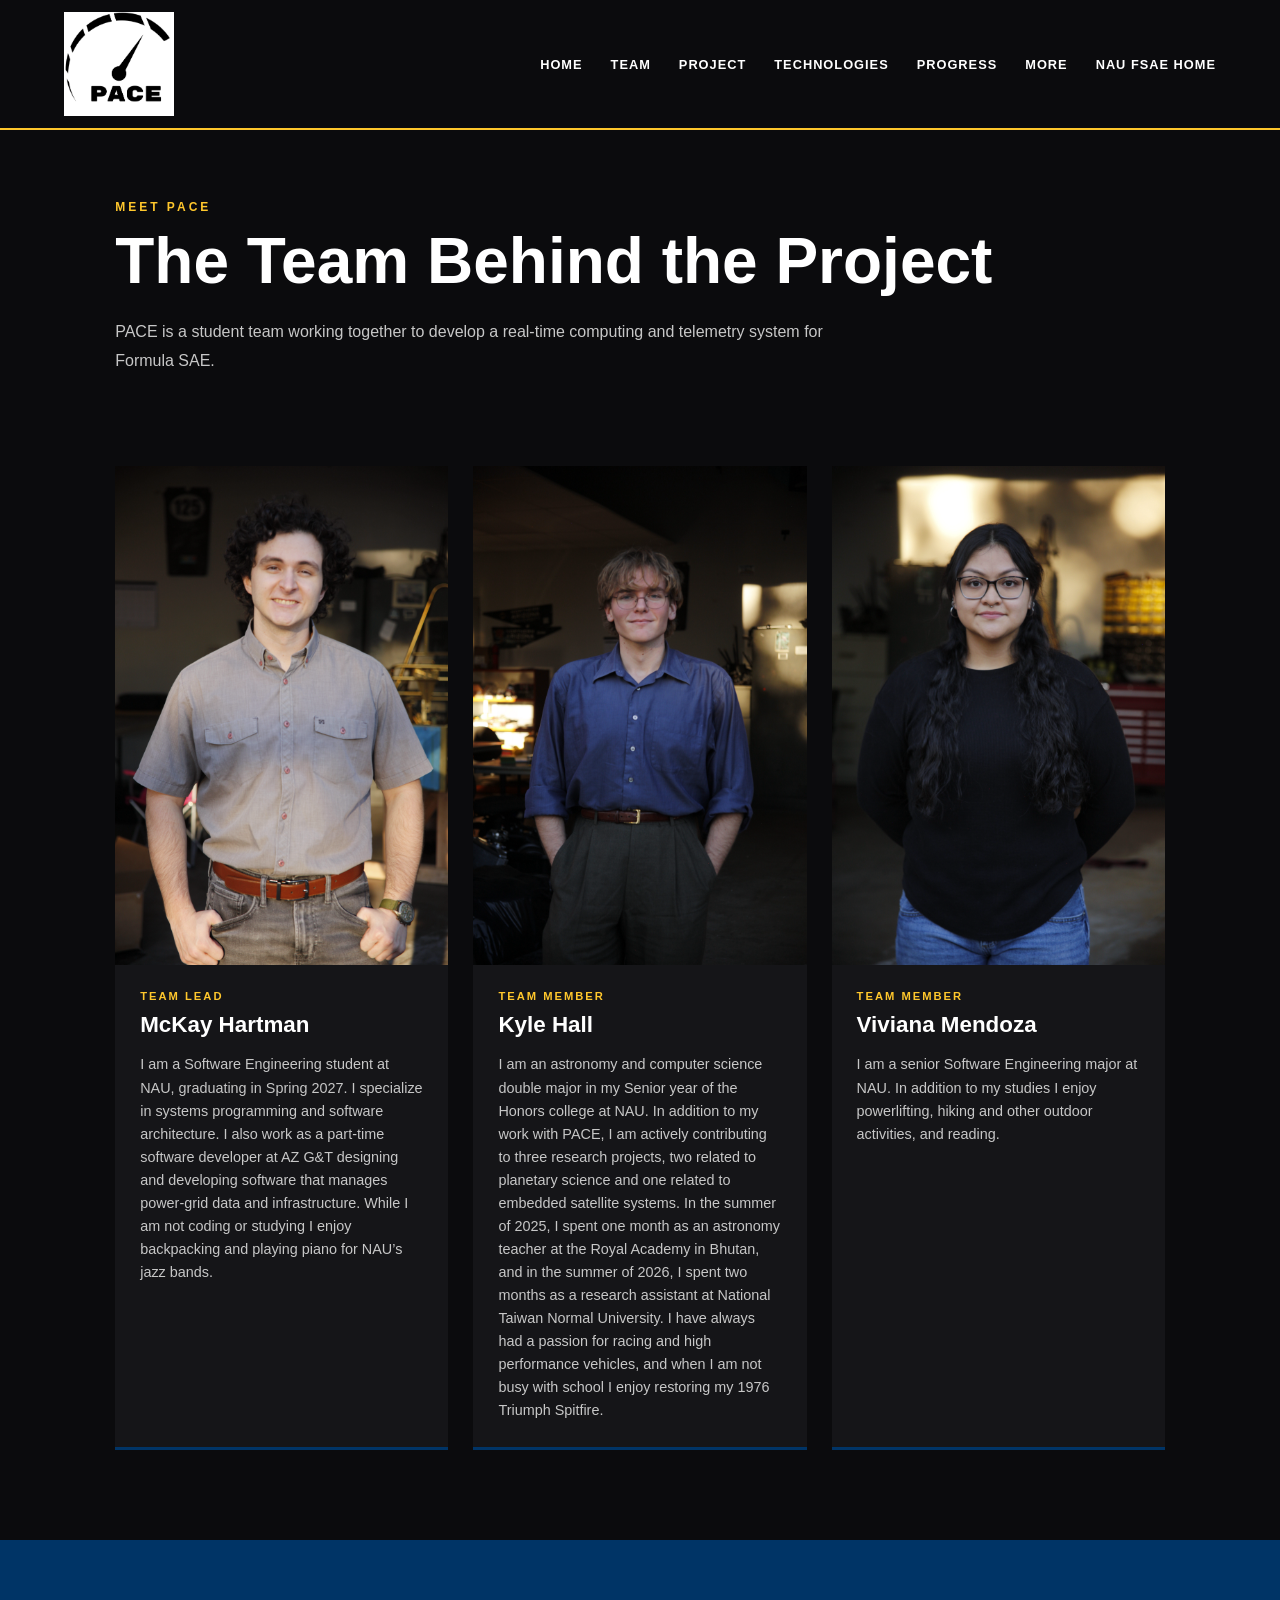
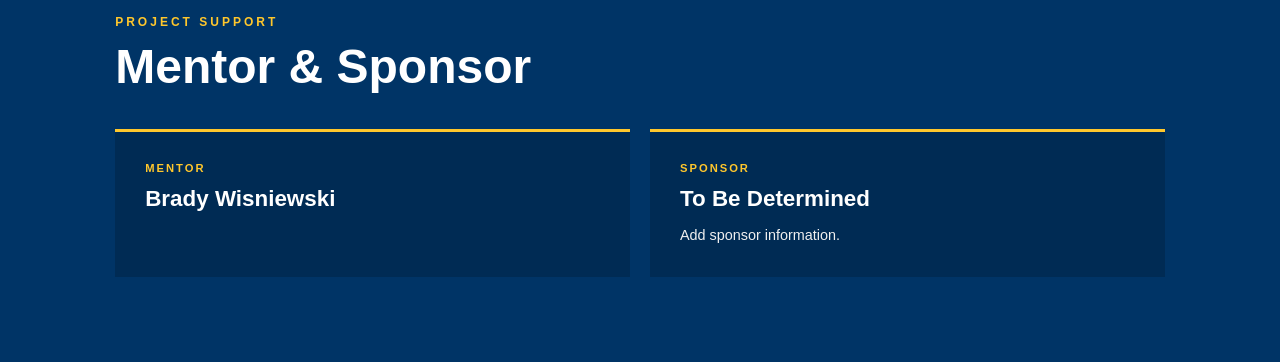
<file: team.html>
<!DOCTYPE html>
<html lang="en">

<head>
    <!-- basic page settings -->
    <meta charset="UTF-8">
    <meta name="viewport" content="width=device-width, initial-scale=1.0">

    <!-- title display -->
    <title>Meet our Team | PACE</title>

    <!-- main stylesheet -->
    <link rel="stylesheet" href="css/style.css">
</head>

<body>

    <!-- header nav -->
    <header>
        <nav class="navbar">

            <!-- PACE team logo -->
            <div class="brand">
                <a href="index.html">
                    <img src="images/PACE_Logo.png" alt="PACE Team Logo">
                </a>
            </div>

            <!-- main web navigation -->
            <div class="nav-links">
                <a href="index.html">Home</a>
                <a href="team.html">Team</a>
                <a href="project.html">Project</a>
                <a href="technologies.html">Technologies</a>
                <a href="progress.html">Progress</a>
                <a href="more.html">More</a>
                <a href="https://naufsae.wordpress.com/">NAU FSAE Home</a>
            </div>

        </nav>
    </header>



    <!-- main -->
    <main>

        <!-- ----------------- TEAM INTRO -------------- -->
        <section class="team-intro">

            <div class="page-container">

                <p class="section-label">MEET PACE</p>

                <h2>The Team Behind the Project</h2>

                <p>
                    PACE is a student team working together to develop a real-time computing and telemetry system for Formula SAE.
                </p>

            </div>

        </section>

        <!-- -------------- TEAM MEMBERS -------------- -->
        <section class="team-section">

            <div class="page-container">

                <div class="team-grid">

                    <!-- McKay -->
                    <div class="team-card">

                        <div class="headshot-placeholder">
                            <img src="images/File_000.png" alt="McKay Hartman's Headshot" width="100%">
                        </div>

                        <div class="team-info">
                            <p class="team-role">TEAM LEAD</p>
                            <h3>McKay Hartman</h3>
                            <p class="team-bio">I am a Software Engineering student at NAU, graduating in Spring 2027. I specialize in systems programming and software architecture. I also work as a part-time software developer at AZ G&T designing and developing software
                                that manages power-grid data and infrastructure. While I am not coding or studying I enjoy backpacking and playing piano for NAU’s jazz bands.</p>
                        </div>

                    </div>


                    <!-- Kyle -->
                    <div class="team-card">

                        <div class="headshot-placeholder">
                            <img src="images/File_000 (1).png" alt="Kyle Hall's Headshot" width="100%">
                        </div>

                        <div class="team-info">
                            <p class="team-role">TEAM MEMBER</p>
                            <h3>Kyle Hall</h3>
                            <p class="team-bio">I am an astronomy and computer science double major in my Senior year of the Honors college at NAU. In addition to my work with PACE, I am actively contributing to three research projects, two related to planetary science and
                                one related to embedded satellite systems. In the summer of 2025, I spent one month as an astronomy teacher at the Royal Academy in Bhutan, and in the summer of 2026, I spent two months as a research assistant at National
                                Taiwan Normal University. I have always had a passion for racing and high performance vehicles, and when I am not busy with school I enjoy restoring my 1976 Triumph Spitfire. </p>
                        </div>

                    </div>


                    <!-- Viviana -->
                    <div class="team-card">

                        <div class="headshot-placeholder">
                            <img src="images/File_001.png" alt="Viviana Mendoza's Headshot" width="100%">
                        </div>

                        <div class="team-info">
                            <p class="team-role">TEAM MEMBER</p>
                            <h3>Viviana Mendoza</h3>
                            <p class="team-bio">I am a senior Software Engineering major at NAU. In addition to my studies I enjoy powerlifting, hiking and other outdoor activities, and reading.</p>
                        </div>

                    </div>

                </div>

            </div>

        </section>


        <!-- ------------ MENTOR & SPONSOR -------------- -->
        <section class="project-support">

            <div class="page-container">

                <p class="section-label">PROJECT SUPPORT</p>

                <h2>Mentor & Sponsor</h2>

                <div class="support-grid">

                    <!-- mentor -->
                    <div class="support-card">
                        <p class="support-type">MENTOR</p>
                        <h3>Brady Wisniewski</h3>
                    </div>

                    <!-- sponsor -->
                    <div class="support-card">
                        <p class="support-type">SPONSOR</p>
                        <h3>To Be Determined</h3>
                        <p>
                            Add sponsor information.
                        </p>
                    </div>

                </div>

            </div>

        </section>

    </main>

</body>

</html>
</file>
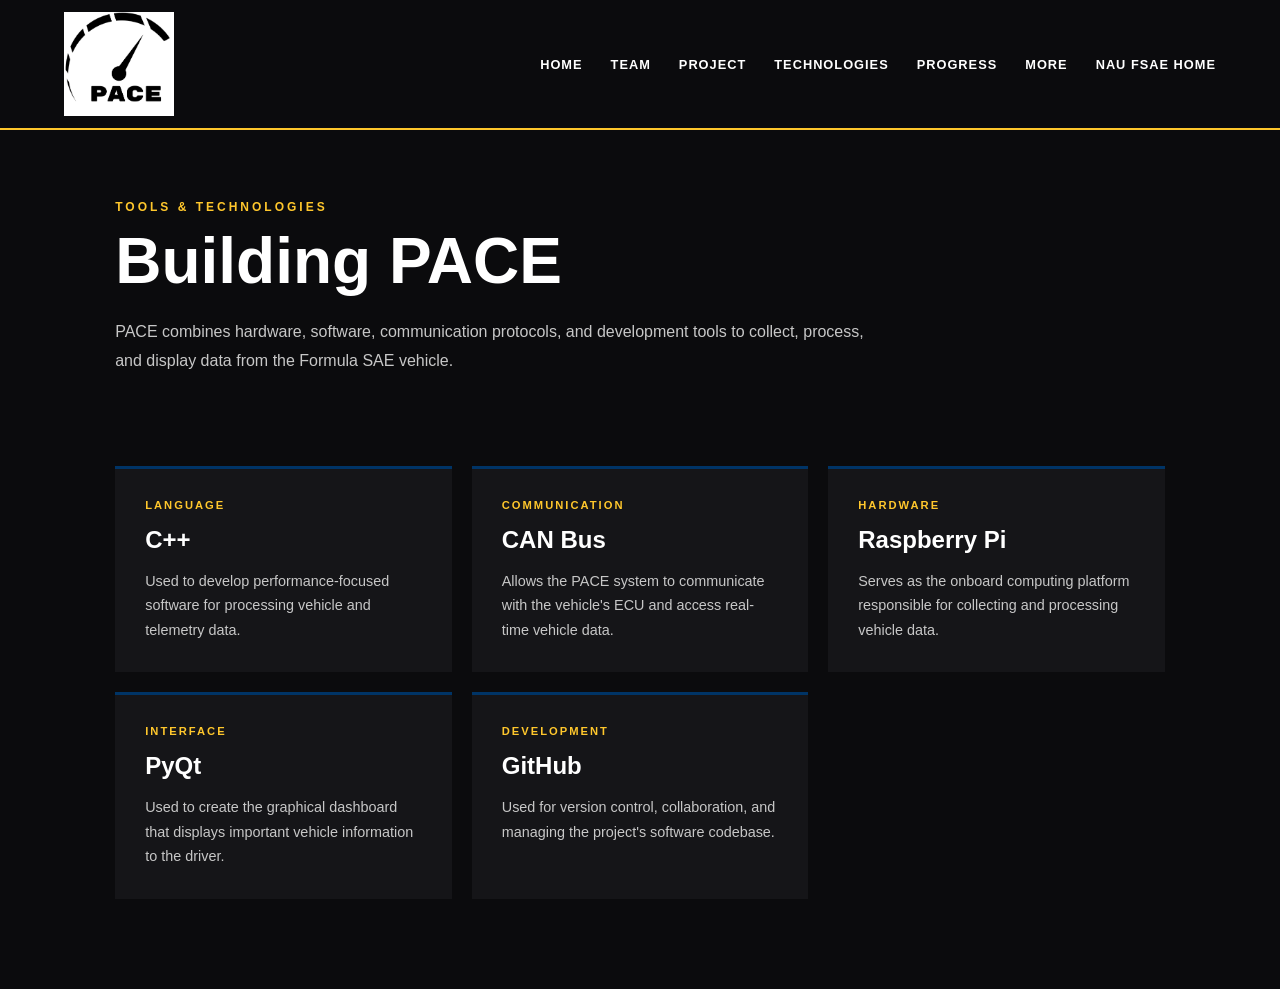
<file: technologies.html>
<!DOCTYPE html>
<html lang="en">

<head>
    <!-- basic page settings -->
    <meta charset="UTF-8">
    <meta name="viewport" content="width=device-width, initial-scale=1.0">

    <!-- title display -->
    <title>Technologies | PACE</title>

    <!-- main stylesheet -->
    <link rel="stylesheet" href="css/style.css">
</head>

<body>

    <!-- header nav -->
    <header>
        <nav class="navbar">

            <!-- PACE team logo -->
            <div class="brand">
                <a href="index.html">
                    <img src="images/PACE_Logo.png" alt="PACE Team Logo">
                </a>
            </div>

            <!-- main web navigation -->
            <div class="nav-links">
                <a href="index.html">Home</a>
                <a href="team.html">Team</a>
                <a href="project.html">Project</a>
                <a href="technologies.html">Technologies</a>
                <a href="progress.html">Progress</a>
                <a href="more.html">More</a>
                <a href="https://naufsae.wordpress.com/">NAU FSAE Home</a>
            </div>

        </nav>
    </header>



    <!-- main -->
    <main>

        <!-- ------------- TECHNOLOGIES INTRO -------------- -->
        <section class="technologies-intro">

            <div class="page-container">

                <p class="section-label">TOOLS & TECHNOLOGIES</p>

                <h2>Building PACE</h2>

                <p>
                    PACE combines hardware, software, communication protocols, and development tools to collect, process, and display data from the Formula SAE vehicle.
                </p>

            </div>

        </section>


        <!-- ------------ CORE TECHNOLOGIES -------------- -->
        <section class="technologies-section">

            <div class="page-container">

                <div class="technology-grid">

                    <!-- C++ -->
                    <div class="technology-card">
                        <p class="technology-type">LANGUAGE</p>
                        <h3>C++</h3>
                        <p>
                            Used to develop performance-focused software for processing vehicle and telemetry data.
                        </p>
                    </div>

                    <!-- CAN bus -->
                    <div class="technology-card">
                        <p class="technology-type">COMMUNICATION</p>
                        <h3>CAN Bus</h3>
                        <p>
                            Allows the PACE system to communicate with the vehicle's ECU and access real-time vehicle data.
                        </p>
                    </div>

                    <!-- Raspberry Pi -->
                    <div class="technology-card">
                        <p class="technology-type">HARDWARE</p>
                        <h3>Raspberry Pi</h3>
                        <p>
                            Serves as the onboard computing platform responsible for collecting and processing vehicle data.
                        </p>
                    </div>


                    <!-- PyQt -->
                    <div class="technology-card">
                        <p class="technology-type">INTERFACE</p>
                        <h3>PyQt</h3>
                        <p>
                            Used to create the graphical dashboard that displays important vehicle information to the driver.
                        </p>
                    </div>

                    <!-- GitHub -->
                    <div class="technology-card">
                        <p class="technology-type">DEVELOPMENT</p>
                        <h3>GitHub</h3>
                        <p>
                            Used for version control, collaboration, and managing the project's software codebase.
                        </p>
                    </div>

                </div>

            </div>

        </section>



    </main>


</body>


</html>
</file>
<file: css/style.css>
/* ---------------global styles------------------ */

* {
    box-sizing: border-box;
}


/* main styling page */

body {
    margin: 0;
    font-family: Arial, Helvetica, sans-serif;
    background-color: #0b0b0d;
    color: white;
}


/*  page content is centered and away from browser edges */

.page-container {
    width: 82%;
    max-width: 1050px;
    margin: 0 auto;
}


/* small gold labes used throughout web */

.section-label {
    margin: 0 0 10px;
    color: #ffc72c;
    font-size: 0.75rem;
    font-weight: bold;
    letter-spacing: 3px;
    text-transform: uppercase;
}


/* -------------- HEADER -------------- */


/* main header background and gold accent line */

header {
    background-color: #0b0b0d;
    border-bottom: 2px solid #ffc72c;
}

.navbar {
    min-height: 80px;
    padding: 12px 5%;
    display: flex;
    align-items: center;
    justify-content: space-between;
}


/* ---------------- PACE LOGO ----------------- */


/* size of PACE logo in the navigation bar */

.brand img {
    display: block;
    width: 110px;
    height: auto;
}


/* ==================== NAV TABS ==================== */

.nav-links {
    display: flex;
    align-items: center;
    gap: 28px;
}


/* styling navigation links */

.nav-links a {
    color: white;
    text-decoration: none;
    font-size: 0.8rem;
    font-weight: bold;
    text-transform: uppercase;
    letter-spacing: 1px;
    /* smooth color change when hovering */
    transition: color 0.2s ease;
}


/* changes nav links to gold when hovered */

.nav-links a:hover {
    color: #ffc72c;
}


/* ----------------- Main Page Section ---------------- */


/*  Formula SAE car as the background */

.hero {
    min-height: calc(100vh - 90px);
    display: flex;
    align-items: flex-start;
    justify-content: center;
    padding: 70px 5%;
    background-image: linear-gradient( rgba(0, 0, 0, 0.35), rgba(0, 0, 0, 0.55)), url("../images/overview_pic.png");
    background-size: cover;
    background-position: center;
    background-repeat: no-repeat;
}


/* centers main project tagline */

.hero-content {
    width: 100%;
    text-align: center;
}


/* large PACE tagline displayed on the homepage */

.hero-content h2 {
    margin: 0;
    font-size: clamp(2rem, 4vw, 4rem);
    font-weight: 650;
    font-style: italic;
    text-transform: uppercase;
    letter-spacing: 1px;
    /* centers words and allows them to wrap to the next line */
    display: flex;
    justify-content: center;
    flex-wrap: wrap;
    gap: 12px;
}

.hero-content h2 span {
    display: inline-block;
}


/* gold  "Automotive" */

.hero-content h2 .accent {
    color: #ffc72c;
}


/* --------------- MEDIA DESIGN --------------- */


/* adjusts layout for smaller screens */

@media (max-width: 900px) {
    .navbar {
        flex-direction: column;
        gap: 20px;
    }
    .nav-links {
        justify-content: center;
        flex-wrap: wrap;
        gap: 15px;
    }
    /* Reduces spacing around the hero section */
    .hero {
        padding: 50px 5%;
    }
    .development-process {
        grid-template-columns: repeat(2, 1fr);
    }
    /* displays tech cards in two columns on smaller screens */
    .technology-grid {
        grid-template-columns: repeat(2, 1fr);
    }
    .links-grid {
        grid-template-columns: 1fr;
    }
}


/* ---------------- FORMULA SAE SECTION ------------------ */

.fsae-intro {
    padding: 70px 0;
    background-color: #032749;
}


/*  keeps FSAE content centered  */

.fsae-content {
    max-width: 850px;
    margin: 0 auto;
    text-align: center;
}


/* main FSAE heading */

.fsae-content h2 {
    margin: 0 0 25px;
    color: white;
    font-size: clamp(2.5rem, 5vw, 4rem);
    font-weight: 900;
    text-transform: uppercase;
}


/* FSAE description */

.fsae-content p:last-child {
    max-width: 750px;
    margin: 0 auto;
    color: #c7c7c7;
    font-size: 1.05rem;
    line-height: 1.8;
}


/* ------------- OUR CAR -------------- */

.car-section {
    padding: 65px 0;
    background-color: #0b0b0d;
}


/* car image beside the description */

.car-layout {
    max-width: 950px;
    margin: 0 auto;
    display: grid;
    grid-template-columns: 0.8fr 1.2fr;
    align-items: center;
    gap: 60px;
}

.car-image img {
    display: block;
    width: 100%;
    max-width: 350px;
    height: 380px;
    object-fit: cover;
    border-bottom: 4px solid #003466;
}

.car-content {
    text-align: left;
}

.car-content h2 {
    margin: 0 0 18px;
    color: white;
    font-size: clamp(2rem, 4vw, 3rem);
    font-weight: 900;
    text-transform: uppercase;
}

.car-content p:last-child {
    max-width: 550px;
    margin: 0;
    color: #c7c7c7;
    line-height: 1.8;
}


/* -------------- PACE INTRO SECTION -------------- */


/* blue section introducing viewers  to the PACE project */

.project-intro {
    background-color: #032749;
    padding: 90px 5%;
    display: flex;
    justify-content: center;
}

.project-intro-content {
    width: 100%;
    max-width: 850px;
    text-align: center;
}


/* main heading for the project section */

.project-intro h2 {
    margin: 0 0 25px;
    color: white;
    font-size: clamp(2.5rem, 5vw, 4rem);
    font-weight: 900;
    text-transform: uppercase;
}


/* description of the PACE project */

.project-description {
    max-width: 750px;
    margin: 0 auto 35px;
    color: #f0f0f0;
    font-size: 1.05rem;
    line-height: 1.8;
}


/* -----------------HOME TEAM ----------------- */

.home-team {
    padding: 80px 0 90px;
    background-color: #0b0b0d;
}

.home-team h2 {
    margin: 0 0 20px;
    color: white;
    font-size: clamp(2rem, 4vw, 3rem);
    font-weight: 900;
}

.home-team-intro {
    max-width: 700px;
    margin: 0 0 40px;
    color: #c7c7c7;
    line-height: 1.8;
}


/* team member summary */

.home-team-grid {
    display: grid;
    grid-template-columns: repeat(3, 1fr);
    max-width: 950px;
    border-top: 1px solid #2c2c2c;
    border-bottom: 1px solid #2c2c2c;
}

.home-team-member {
    padding: 25px 25px 25px 0;
}

.home-team-member p,
.home-support p {
    margin: 0 0 8px;
    color: #ffc72c;
    font-size: 0.7rem;
    font-weight: bold;
    letter-spacing: 2px;
}

.home-team-member h3,
.home-support h3 {
    margin: 0;
    color: white;
    font-size: 1.2rem;
}


/* mentor and sponsor info */

.home-support {
    display: grid;
    grid-template-columns: repeat(2, 1fr);
    max-width: 950px;
    margin-top: 30px;
    gap: 30px;
}


/* link to full TEAM page */

.home-team-link {
    display: inline-block;
    margin-top: 40px;
    color: #ffc72c;
    font-size: 0.75rem;
    font-weight: bold;
    letter-spacing: 1px;
    text-decoration: none;
}

.home-team-link:hover {
    text-decoration: underline;
}


/* ------------- Project Page -------------- */


/* main area containing project problem, solution, and product */

.project-description-section {
    padding: 40px 0 80px;
    background-color: #0b0b0d;
}


/* creates separation between each part of the project description */

.details {
    padding: 55px 0;
    border-bottom: 1px solid #2c2c2c;
}


/* remove unnecessary spacing above the first section */

.details:first-child {
    padding-top: 0;
}


/* heading for each project description section */

.details h2 {
    margin: 0 0 18px;
    color: white;
    font-size: clamp(1.8rem, 3vw, 2.8rem);
    font-weight: 900;
}

.details p:last-child {
    max-width: 800px;
    margin: 0;
    color: #c7c7c7;
    font-size: 1rem;
    line-height: 1.8;
}


/* ---------------- HIGH-LEVEL REQUIREMENTS ---------------- */


/* main requirements section */

.requirements-section {
    padding: 70px 0;
    background-color: #032749;
}


/* requirements heading */

.requirements-section h2 {
    margin: 0 0 20px;
    color: white;
    font-size: clamp(2rem, 4vw, 3rem);
    font-weight: 900;
}


/* short intro above the requirements */

.requirements-intro {
    max-width: 800px;
    margin: 0 0 45px;
    color: #f0f0f0;
    line-height: 1.8;
}


/* container holding all project requirements */

.requirements-list {
    max-width: 900px;
}

.requirement {
    display: grid;
    grid-template-columns: 70px 1fr;
    align-items: center;
    padding: 25px 0;
    border-top: 1px solid rgba(255, 255, 255, 0.2);
}

.requirement span {
    color: #ffc72c;
    font-size: 1.2rem;
    font-weight: 900;
}


/* requirement description */

.requirement p {
    margin: 0;
    color: white;
    font-size: 1rem;
    line-height: 1.6;
}


/* adds a bottom border to final requirement */

.requirement:last-child {
    border-top: 1px solid rgba(255, 255, 255, 0.2);
}


/* --------------- ENVISIONED SOLUTION --------------- */


/* section describing  planned PACE system */

.envisioned-solution {
    padding: 70px 0;
    background-color: #0b0b0d;
}


/* main envisioned solution heading */

.envisioned-solution h2 {
    margin: 0 0 20px;
    color: white;
    font-size: clamp(2rem, 4vw, 3rem);
    font-weight: 900;
}


/* overview of how the system will work */

.solution-description {
    max-width: 800px;
    margin: 0 0 35px;
    color: #c7c7c7;
    font-size: 1rem;
    line-height: 1.8;
}


/* temporary location for future system architecture diagram */

.architecture-placeholder {
    width: 100%;
    max-width: 850px;
    min-height: 150px;
    display: flex;
    align-items: center;
    justify-content: center;
    border: 1px dashed #444444;
}


/* placeholder text */

.architecture-placeholder p {
    margin: 0;
    color: #777777;
    font-size: 0.75rem;
    font-weight: bold;
    letter-spacing: 2px;
    text-transform: uppercase;
}


/* -------------- DEVELOPMENT PROCESS --------------- */


/* section showing major stages of project development */

.development-section {
    padding: 80px 0;
    background-color: #0b0b0d;
}


/* development process heading */

.development-section h2 {
    margin: 0 0 20px;
    color: white;
    font-size: clamp(2rem, 4vw, 3rem);
    font-weight: 900;
}


/* short explanation above the development stages */

.development-intro {
    max-width: 800px;
    margin: 0 0 45px;
    color: #c7c7c7;
    line-height: 1.8;
}


/* places development stages next to each other */

.development-process {
    display: grid;
    grid-template-columns: repeat(4, 1fr);
    gap: 20px;
}


/* individual development stage */

.development-step {
    padding: 25px;
    background-color: #151518;
    border-top: 3px solid #ffc72c;
}


/* development stage number */

.development-step span {
    color: #ffc72c;
    font-size: 0.9rem;
    font-weight: bold;
}


/* development stage title */

.development-step h3 {
    margin: 15px 0 12px;
    color: white;
    font-size: 1.1rem;
    text-transform: uppercase;
}


/* development stage description */

.development-step p {
    margin: 0;
    color: #c7c7c7;
    font-size: 0.9rem;
    line-height: 1.6;
}


/* -------------- TECHNOLOGIES PAGE --------------- */


/* intro at the top of the Technologies page */

.technologies-intro {
    padding: 70px 0 50px;
    background-color: #0b0b0d;
}


/* main Technologies page heading */

.technologies-intro h2 {
    margin: 0 0 20px;
    color: white;
    font-size: clamp(2.5rem, 5vw, 4rem);
    font-weight: 900;
}


/* intro paragraph */

.technologies-intro p:last-child {
    max-width: 750px;
    margin: 0;
    color: #c7c7c7;
    line-height: 1.8;
}


/* -------------- TECHNOLOGY CARDS --------------- */


/* main area containing the tech cards */

.technologies-section {
    padding: 40px 0 90px;
    background-color: #0b0b0d;
}


/* displays technologies in a responsive grid */

.technology-grid {
    display: grid;
    grid-template-columns: repeat(3, 1fr);
    gap: 20px;
}


/* individual technology */

.technology-card {
    padding: 30px;
    background-color: #151518;
    border-top: 3px solid #003466;
}


/* technology category */

.technology-type {
    margin: 0 0 15px;
    color: #ffc72c;
    font-size: 0.7rem;
    font-weight: bold;
    letter-spacing: 2px;
}


/* technology name */

.technology-card h3 {
    margin: 0 0 15px;
    color: white;
    font-size: 1.5rem;
}


/* technology explanation */

.technology-card p:last-child {
    margin: 0;
    color: #c7c7c7;
    font-size: 0.9rem;
    line-height: 1.7;
}


/* --------------- TEAM PAGE --------------- */


/* introduction at the top of the Team page */

.team-intro {
    padding: 70px 0 50px;
    background-color: #0b0b0d;
}

.team-intro h2 {
    margin: 0 0 20px;
    color: white;
    font-size: clamp(2.5rem, 5vw, 4rem);
    font-weight: 900;
}

.team-intro p:last-child {
    max-width: 750px;
    margin: 0;
    color: #c7c7c7;
    line-height: 1.8;
}


/* ------------- TEAM MEMBERS ------------- */

.team-section {
    padding: 40px 0 90px;
    background-color: #0b0b0d;
}

.team-grid {
    display: grid;
    grid-template-columns: repeat(3, 1fr);
    gap: 25px;
}


/* individual team member */

.team-card {
    overflow: hidden;
    background-color: #151518;
    border-bottom: 3px solid #003466;
}


/* temporary area for team headshots */

.headshot-placeholder {
    width: 100%;
    aspect-ratio: 4 / 3;
    display: flex;
    align-items: center;
    justify-content: center;
    background-color: #202024;
    color: #777777;
    font-size: 0.7rem;
    font-weight: bold;
    letter-spacing: 2px;
}


/* text underneath each headshot */

.team-info {
    padding: 25px;
}

.team-role {
    margin: 0 0 10px;
    color: #ffc72c;
    font-size: 0.7rem;
    font-weight: bold;
    letter-spacing: 2px;
}

.team-card h3 {
    margin: 0 0 15px;
    color: white;
    font-size: 1.4rem;
}

.team-bio {
    margin: 0;
    color: #c7c7c7;
    font-size: 0.9rem;
    line-height: 1.6;
}


/* ------------- PROJECT SUPPORT ------------- */

.project-support {
    padding: 75px 0 85px;
    background-color: #003466;
}

.project-support h2 {
    margin: 0 0 35px;
    color: white;
    font-size: clamp(2rem, 4vw, 3rem);
    font-weight: 900;
}

.support-grid {
    display: grid;
    grid-template-columns: repeat(2, 1fr);
    gap: 20px;
}


/* mentor and sponsor cards */

.support-card {
    padding: 30px;
    background-color: rgba(0, 0, 0, 0.18);
    border-top: 3px solid #ffc72c;
}

.support-type {
    margin: 0 0 12px;
    color: #ffc72c;
    font-size: 0.7rem;
    font-weight: bold;
    letter-spacing: 2px;
}

.support-card h3 {
    margin: 0 0 12px;
    color: white;
    font-size: 1.4rem;
}

.support-card p:last-child {
    margin: 0;
    color: #f0f0f0;
    font-size: 0.9rem;
    line-height: 1.6;
}


/* ------------- PROGRESS PAGE ------------- */


/* introduction at the top of the Progress page */

.progress-intro {
    padding: 70px 0 60px;
    background-color: #0b0b0d;
}

.progress-intro h2 {
    margin: 0 0 20px;
    color: white;
    font-size: clamp(2.5rem, 5vw, 4rem);
    font-weight: 900;
}

.progress-intro p:last-child {
    max-width: 750px;
    margin: 0;
    color: #c7c7c7;
    line-height: 1.8;
}


/* ------------- PROJECT TIMELINE ------------- */

.timeline-section {
    padding: 60px 0 90px;
    background-color: #0b0b0d;
}

.timeline-section h2 {
    margin: 0 0 50px;
    color: white;
    font-size: clamp(2rem, 4vw, 3rem);
    font-weight: 900;
}


/* contains the vertical timeline */

.timeline {
    position: relative;
    max-width: 850px;
}


/* blue line running through the timeline */

.timeline::before {
    content: "";
    position: absolute;
    top: 0;
    bottom: 0;
    left: 10px;
    width: 3px;
    background-color: #003466;
}


/* individual timeline phase */

.timeline-item {
    position: relative;
    padding: 0 0 55px 55px;
}


/* gold marker on the timeline */

.timeline-marker {
    position: absolute;
    top: 5px;
    left: 3px;
    width: 17px;
    height: 17px;
    background-color: #ffc72c;
    border-radius: 50%;
}

.timeline-phase {
    margin: 0 0 10px;
    color: #ffc72c;
    font-size: 0.7rem;
    font-weight: bold;
    letter-spacing: 2px;
}

.timeline-content h3 {
    margin: 0 0 12px;
    color: white;
    font-size: 1.5rem;
}

.timeline-content p:last-child {
    max-width: 700px;
    margin: 0;
    color: #c7c7c7;
    line-height: 1.7;
}


/* ---------------- CURRENT PROGRESS ---------------- */


/* blue feature section for the Progress page */

.current-progress {
    padding: 75px 0 85px;
    background-color: #003466;
}

.current-progress h2 {
    margin: 0 0 20px;
    color: white;
    font-size: clamp(2rem, 4vw, 3rem);
    font-weight: 900;
}

.progress-description {
    max-width: 750px;
    margin: 0 0 40px;
    color: #f0f0f0;
    line-height: 1.8;
}

.status-grid {
    max-width: 900px;
}


/* individual current-status item */

.status-item {
    display: grid;
    grid-template-columns: 200px 1fr;
    align-items: center;
    padding: 22px 0;
    border-top: 1px solid rgba(255, 255, 255, 0.2);
}

.status-item:last-child {
    border-bottom: 1px solid rgba(255, 255, 255, 0.2);
}

.status-item span {
    color: #ffc72c;
    font-size: 1.1rem;
    font-weight: 900;
}

.status-item p {
    margin: 0;
    color: white;
    line-height: 1.6;
}


/* -------------- RESOURCES & BUDGET -------------- */

.resources-section {
    padding: 80px 0;
    background-color: #0b0b0d;
}

.resources-section h2 {
    margin: 0 0 20px;
    color: white;
    font-size: clamp(2rem, 4vw, 3rem);
    font-weight: 900;
}

.resources-section>.page-container>p:not(.section-label) {
    max-width: 750px;
    color: #c7c7c7;
    line-height: 1.8;
}


/* temporary budget area */

.budget-placeholder {
    max-width: 850px;
    min-height: 120px;
    margin-top: 35px;
    display: flex;
    align-items: center;
    justify-content: center;
    border: 1px dashed #444444;
    color: #777777;
    font-size: 0.7rem;
    font-weight: bold;
    letter-spacing: 2px;
}


/* --------------- MORE PAGE ---------------- */

.more-intro {
    padding: 70px 0 60px;
    background-color: #0b0b0d;
}

.more-intro h2 {
    margin: 0 0 20px;
    color: white;
    font-size: clamp(2.5rem, 5vw, 4rem);
    font-weight: 900;
}

.more-intro p:last-child {
    max-width: 750px;
    margin: 0;
    color: #c7c7c7;
    line-height: 1.8;
}


/* -------------- PROJECT LINKS -------------- */

.project-links-section {
    padding: 75px 0 85px;
    background-color: #003466;
}

.project-links-section h2 {
    margin: 0 0 35px;
    color: white;
    font-size: clamp(2rem, 4vw, 3rem);
    font-weight: 900;
}

.links-grid {
    display: grid;
    grid-template-columns: repeat(2, 1fr);
    gap: 20px;
}

.resource-card {
    padding: 30px;
    background-color: rgba(0, 0, 0, 0.18);
    border-top: 3px solid #ffc72c;
}

.resource-type {
    margin: 0 0 12px;
    color: #ffc72c;
    font-size: 0.7rem;
    font-weight: bold;
    letter-spacing: 2px;
}

.resource-card h3 {
    margin: 0 0 15px;
    color: white;
    font-size: 1.5rem;
}

.resource-card p:not(.resource-type) {
    margin: 0 0 25px;
    color: #f0f0f0;
    line-height: 1.7;
}

.resource-link {
    display: inline-block;
    color: #ffc72c;
    font-size: 0.75rem;
    font-weight: bold;
    letter-spacing: 1px;
    text-decoration: none;
}

.resource-link:hover {
    text-decoration: underline;
}


/* -------------- DOCUMENTATION -------------- */

.documentation-section {
    padding: 80px 0;
    background-color: #0b0b0d;
}

.documentation-section h2,
.codebase-section h2 {
    margin: 0 0 20px;
    color: white;
    font-size: clamp(2rem, 4vw, 3rem);
    font-weight: 900;
}

.documentation-intro {
    max-width: 750px;
    margin: 0 0 40px;
    color: #c7c7c7;
    line-height: 1.8;
}

.document-list {
    max-width: 900px;
}

.document-item {
    display: grid;
    grid-template-columns: 70px 1fr;
    padding: 25px 0;
    border-top: 1px solid #2c2c2c;
}

.document-item:last-child {
    border-bottom: 1px solid #2c2c2c;
}

.document-item>span {
    color: #ffc72c;
    font-weight: 900;
}

.document-item h3 {
    margin: 0 0 8px;
    color: white;
}

.document-item p {
    margin: 0;
    color: #c7c7c7;
    line-height: 1.6;
}


/* ------------- CODEBASE ------------- */

.codebase-section {
    padding: 70px 0 90px;
    background-color: #151518;
}

.codebase-section p:not(.section-label) {
    max-width: 750px;
    margin: 0 0 25px;
    color: #c7c7c7;
    line-height: 1.8;
}


/* used for links/resources that are not ready yet */

.coming-soon {
    color: #ffc72c;
    font-size: 0.7rem;
    font-weight: bold;
    letter-spacing: 1px;
}
</file>
